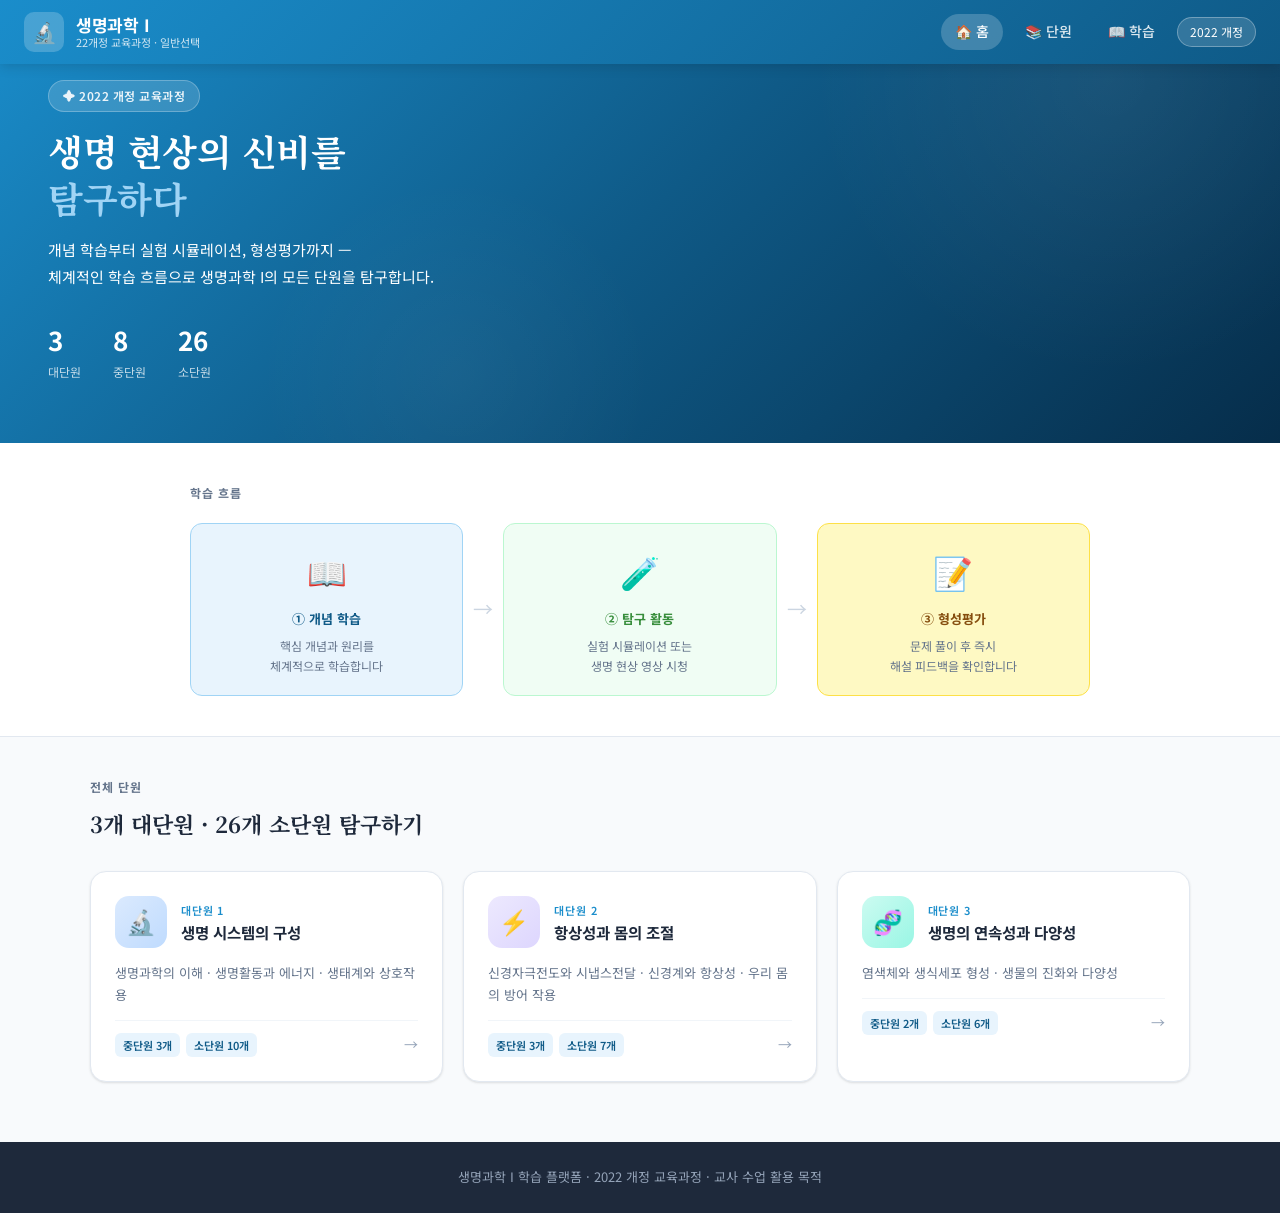
<file: index.html>
<!DOCTYPE html>
<html lang="ko">
<head>
  <meta charset="UTF-8" />
  <meta name="viewport" content="width=device-width, initial-scale=1.0" />
  <title>생명과학 I – 22개정 학습 플랫폼</title>
  <link rel="stylesheet" href="assets/css/style.css" />
  <link rel="icon" href="favicon.png" type="image/png" />
</head>
<body>

<!-- ====== 헤더 ====== -->
<header class="site-header">
  <div class="header-inner">
    <a href="index.html" class="header-logo">
      <div class="logo-icon">🔬</div>
      <div class="logo-text">
        <span class="logo-title">생명과학 I</span>
        <span class="logo-sub">22개정 교육과정 · 일반선택</span>
      </div>
    </a>

    <nav class="header-nav">
      <a href="index.html" class="active">🏠 홈</a>
      <a href="pages/units.html">📚 단원</a>
      <a href="pages/lesson.html?lesson=1-1&tab=concept">📖 학습</a>
      <span class="header-badge">2022 개정</span>
    </nav>

    <!-- 모바일 햄버거 -->
    <button id="menu-toggle" class="btn btn-ghost" style="display:none;">☰</button>
  </div>
</header>

<!-- ====== 메인 ====== -->
<main>

  <!-- 히어로 섹션 -->
  <section class="hero-section">
    <div class="hero-content">
      <span class="hero-badge">✦ 2022 개정 교육과정</span>
      <h1 class="hero-title fade-in-up">
        생명 현상의 신비를<br>
        <span>탐구하다</span>
      </h1>
      <p class="hero-desc fade-in-up delay-1">
        개념 학습부터 실험 시뮬레이션, 형성평가까지 —<br>
        체계적인 학습 흐름으로 생명과학 I의 모든 단원을 탐구합니다.
      </p>
      <div class="hero-stats fade-in-up delay-2">
        <div class="hero-stat">
          <span class="stat-num">3</span>
          <span class="stat-label">대단원</span>
        </div>
        <div class="hero-stat">
          <span class="stat-num">8</span>
          <span class="stat-label">중단원</span>
        </div>
        <div class="hero-stat">
          <span class="stat-num">26</span>
          <span class="stat-label">소단원</span>
        </div>
      </div>
    </div>
  </section>

  <!-- 학습 흐름 안내 -->
  <section style="background:#fff; padding:40px 48px; border-bottom:1px solid var(--gray-200);">
    <div style="max-width:900px; margin:0 auto;">
      <p class="text-gray" style="font-size:12px; font-weight:700; letter-spacing:1px; text-transform:uppercase; margin-bottom:20px;">학습 흐름</p>
      <div style="display:flex; align-items:center; gap:0; flex-wrap:wrap;">

        <div class="flow-step fade-in-up delay-1" style="flex:1; min-width:180px; text-align:center; padding:20px 16px; background:var(--primary-50); border-radius:var(--border-radius); border:1.5px solid var(--primary-200);">
          <div style="font-size:32px; margin-bottom:10px;">📖</div>
          <div style="font-size:13px; font-weight:700; color:var(--primary-700); margin-bottom:6px;">① 개념 학습</div>
          <div style="font-size:12px; color:var(--gray-500); line-height:1.6;">핵심 개념과 원리를<br>체계적으로 학습합니다</div>
        </div>

        <div style="font-size:20px; color:var(--gray-300); padding:0 10px; flex-shrink:0;">→</div>

        <div class="flow-step fade-in-up delay-2" style="flex:1; min-width:180px; text-align:center; padding:20px 16px; background:#f0fdf4; border-radius:var(--border-radius); border:1.5px solid #bbf7d0;">
          <div style="font-size:32px; margin-bottom:10px;">🧪</div>
          <div style="font-size:13px; font-weight:700; color:var(--green-700); margin-bottom:6px;">② 탐구 활동</div>
          <div style="font-size:12px; color:var(--gray-500); line-height:1.6;">실험 시뮬레이션 또는<br>생명 현상 영상 시청</div>
        </div>

        <div style="font-size:20px; color:var(--gray-300); padding:0 10px; flex-shrink:0;">→</div>

        <div class="flow-step fade-in-up delay-3" style="flex:1; min-width:180px; text-align:center; padding:20px 16px; background:#fef9c3; border-radius:var(--border-radius); border:1.5px solid #fde047;">
          <div style="font-size:32px; margin-bottom:10px;">📝</div>
          <div style="font-size:13px; font-weight:700; color:#854d0e; margin-bottom:6px;">③ 형성평가</div>
          <div style="font-size:12px; color:var(--gray-500); line-height:1.6;">문제 풀이 후 즉시<br>해설 피드백을 확인합니다</div>
        </div>

      </div>
    </div>
  </section>

  <!-- 단원 카드 그리드 -->
  <section style="padding:40px 48px 60px;">
    <div style="max-width:1100px; margin:0 auto;">
      <p class="text-gray" style="font-size:12px; font-weight:700; letter-spacing:1px; text-transform:uppercase; margin-bottom:8px;">전체 단원</p>
      <h2 style="font-family:var(--font-serif); font-size:22px; font-weight:700; color:var(--gray-800); margin-bottom:28px;">
        3개 대단원 · 26개 소단원 탐구하기
      </h2>

      <div class="units-grid" style="padding:0;">

        <!-- 대단원 1 -->
        <a href="pages/units.html#unit-1" class="unit-card fade-in-up delay-1">
          <div class="unit-card-header">
            <div class="unit-card-icon blue">🔬</div>
            <div class="unit-card-meta">
              <div class="unit-card-num">대단원 1</div>
              <div class="unit-card-title">생명 시스템의 구성</div>
            </div>
          </div>
          <p class="unit-card-desc">생명과학의 이해 · 생명활동과 에너지 · 생태계와 상호작용</p>
          <div class="unit-card-footer">
            <div class="unit-card-tags">
              <span class="tag">중단원 3개</span>
              <span class="tag">소단원 10개</span>
            </div>
            <span class="unit-card-arrow">→</span>
          </div>
        </a>

        <!-- 대단원 2 -->
        <a href="pages/units.html#unit-2" class="unit-card fade-in-up delay-2">
          <div class="unit-card-header">
            <div class="unit-card-icon purple">⚡</div>
            <div class="unit-card-meta">
              <div class="unit-card-num">대단원 2</div>
              <div class="unit-card-title">항상성과 몸의 조절</div>
            </div>
          </div>
          <p class="unit-card-desc">신경자극전도와 시냅스전달 · 신경계와 항상성 · 우리 몸의 방어 작용</p>
          <div class="unit-card-footer">
            <div class="unit-card-tags">
              <span class="tag">중단원 3개</span>
              <span class="tag">소단원 7개</span>
            </div>
            <span class="unit-card-arrow">→</span>
          </div>
        </a>

        <!-- 대단원 3 -->
        <a href="pages/units.html#unit-3" class="unit-card fade-in-up delay-3">
          <div class="unit-card-header">
            <div class="unit-card-icon teal">🧬</div>
            <div class="unit-card-meta">
              <div class="unit-card-num">대단원 3</div>
              <div class="unit-card-title">생명의 연속성과 다양성</div>
            </div>
          </div>
          <p class="unit-card-desc">염색체와 생식세포 형성 · 생물의 진화와 다양성</p>
          <div class="unit-card-footer">
            <div class="unit-card-tags">
              <span class="tag">중단원 2개</span>
              <span class="tag">소단원 6개</span>
            </div>
            <span class="unit-card-arrow">→</span>
          </div>
        </a>

      </div>
    </div>
  </section>

</main>

<!-- 푸터 -->
<footer style="background:var(--gray-800); color:var(--gray-400); text-align:center; padding:24px; font-size:13px;">
  <p>생명과학 I 학습 플랫폼 · 2022 개정 교육과정 · 교사 수업 활용 목적</p>
</footer>

<script src="assets/js/main.js"></script>
</body>
</html>
</file>
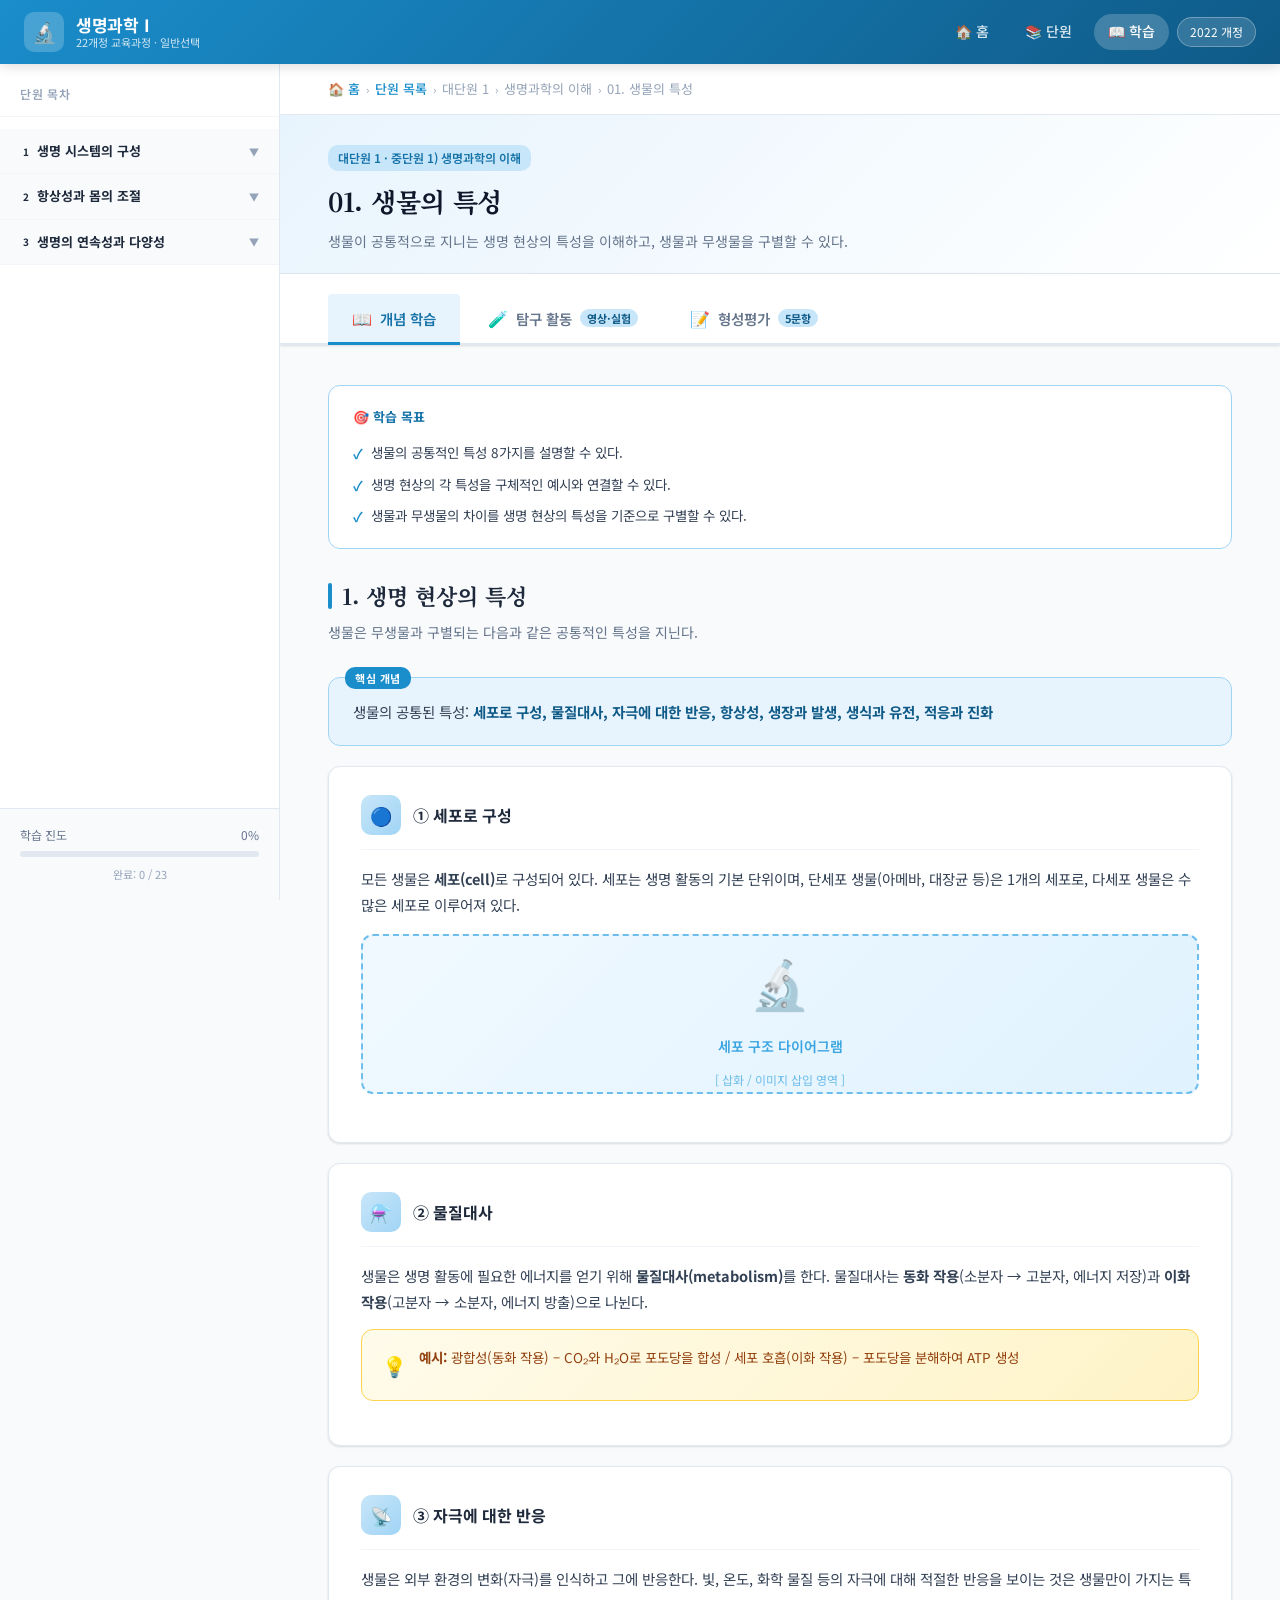
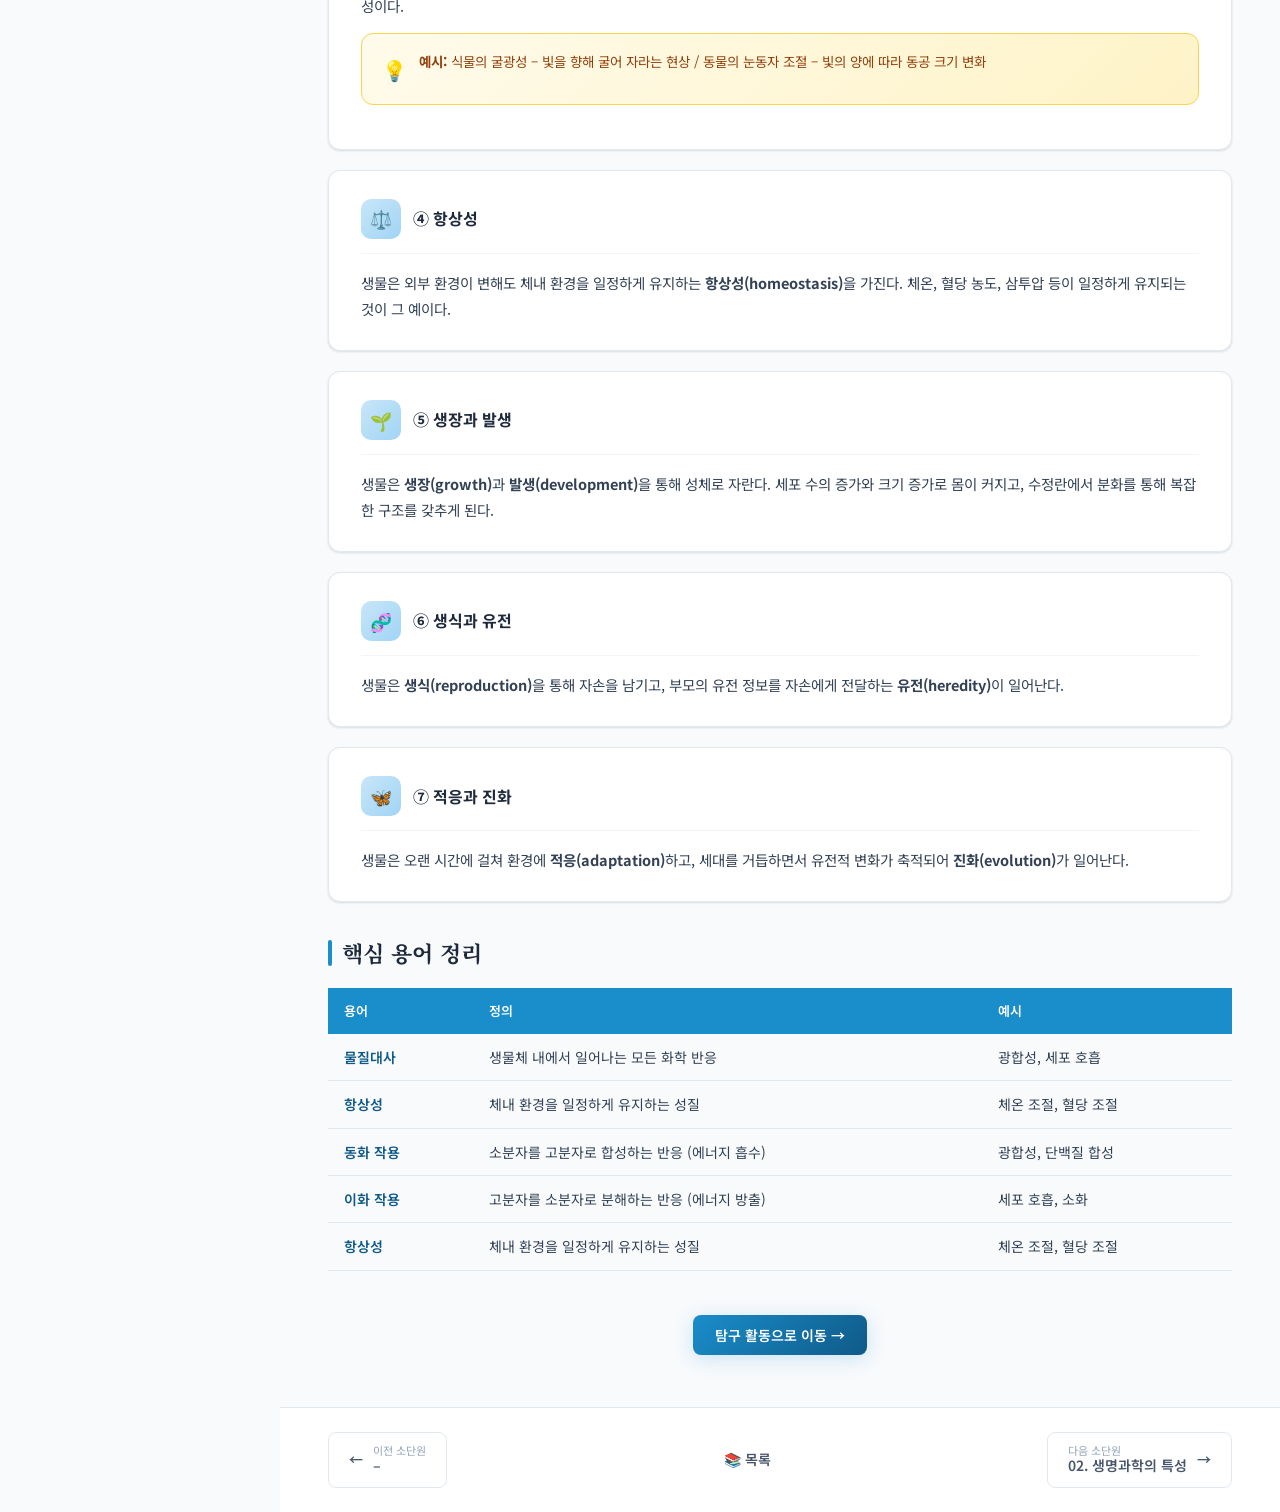
<file: pages/lesson.html>
<!DOCTYPE html>
<html lang="ko">
<head>
  <meta charset="UTF-8" />
  <meta name="viewport" content="width=device-width, initial-scale=1.0" />
  <title>단원 학습 – 생명과학 I</title>
  <link rel="stylesheet" href="../assets/css/style.css" />
  <style>
    /* ---- lesson.html 추가 스타일 ---- */

    /* 탭 콘텐츠 영역 기본 숨김 */
    .tab-content { display: none; }

    /* 개념 다이어그램 영역 */
    .diagram-placeholder {
      background: linear-gradient(135deg, #f0f9ff, #e0f2fe);
      border: 2px dashed var(--primary-300);
      border-radius: var(--border-radius);
      min-height: 260px;
      display: flex;
      flex-direction: column;
      align-items: center;
      justify-content: center;
      gap: 10px;
      color: var(--primary-400);
      margin: 20px 0;
    }

    .diagram-placeholder .diagram-icon { font-size: 48px; opacity: 0.6; }
    .diagram-placeholder p { font-size: 14px; font-weight: 600; }
    .diagram-placeholder span { font-size: 12px; opacity: 0.7; }

    /* 탐구 활동 아이콘 */
    .activity-type-badge {
      display: inline-flex;
      align-items: center;
      gap: 6px;
      padding: 5px 14px;
      border-radius: 20px;
      font-size: 12px;
      font-weight: 700;
      margin-right: 8px;
    }

    .badge-simulation {
      background: rgba(34,197,94,0.12);
      color: var(--green-700);
      border: 1px solid var(--green-300);
    }

    .badge-video {
      background: rgba(26,141,203,0.10);
      color: var(--primary-700);
      border: 1px solid var(--primary-300);
    }

    /* 실험 단계 카드 */
    .experiment-steps {
      display: flex;
      flex-direction: column;
      gap: 14px;
      margin: 20px 0;
    }

    .exp-step {
      display: flex;
      gap: 16px;
      align-items: flex-start;
    }

    .exp-step-num {
      width: 32px;
      height: 32px;
      background: var(--primary-500);
      color: #fff;
      border-radius: 50%;
      display: flex;
      align-items: center;
      justify-content: center;
      font-size: 13px;
      font-weight: 700;
      flex-shrink: 0;
      margin-top: 2px;
    }

    .exp-step-content {
      flex: 1;
      background: var(--gray-50);
      border: 1px solid var(--gray-200);
      border-radius: var(--border-radius-sm);
      padding: 14px 18px;
    }

    .exp-step-content h4 {
      font-size: 14px;
      font-weight: 700;
      color: var(--gray-800);
      margin-bottom: 4px;
    }

    .exp-step-content p {
      font-size: 13.5px;
      color: var(--gray-600);
      line-height: 1.7;
    }

    /* 이전 / 다음 내비게이션 */
    .lesson-nav {
      display: flex;
      justify-content: space-between;
      align-items: center;
      padding: 24px 48px;
      background: #fff;
      border-top: 1px solid var(--gray-200);
    }

    .lesson-nav-btn {
      display: flex;
      align-items: center;
      gap: 10px;
      padding: 12px 20px;
      border-radius: var(--border-radius-sm);
      border: 1.5px solid var(--gray-200);
      background: #fff;
      font-size: 14px;
      font-weight: 600;
      color: var(--gray-600);
      cursor: pointer;
      transition: var(--transition);
      text-decoration: none;
    }

    .lesson-nav-btn:hover {
      border-color: var(--primary-300);
      color: var(--primary-600);
      background: var(--primary-50);
    }

    .lesson-nav-btn .nav-sub {
      font-size: 11px;
      font-weight: 400;
      color: var(--gray-400);
      display: block;
      line-height: 1;
    }

    .lesson-nav-btn .nav-main {
      display: block;
      line-height: 1.4;
    }

    /* 완료 버튼 */
    .complete-btn-wrap {
      text-align: center;
      padding: 12px 0;
    }
  </style>
</head>
<body>

<!-- ====== 헤더 ====== -->
<header class="site-header">
  <div class="header-inner">
    <a href="../index.html" class="header-logo">
      <div class="logo-icon">🔬</div>
      <div class="logo-text">
        <span class="logo-title">생명과학 I</span>
        <span class="logo-sub">22개정 교육과정 · 일반선택</span>
      </div>
    </a>
    <nav class="header-nav">
      <a href="../index.html">🏠 홈</a>
      <a href="units.html">📚 단원</a>
      <a href="#" class="active">📖 학습</a>
      <span class="header-badge">2022 개정</span>
    </nav>
    <button id="menu-toggle" class="btn btn-ghost" style="display:none;">☰</button>
  </div>
</header>

<!-- ====== 레이아웃 ====== -->
<div class="content-area">

  <!-- 사이드바 -->
  <aside class="sidebar">
    <div class="sidebar-header">
      <h3>단원 목차</h3>
    </div>
    <nav class="unit-nav" id="sidebar-nav">
      <!-- JS로 렌더링 -->
    </nav>
    <div class="sidebar-footer">
      <div class="progress-summary">
        <div class="progress-label">
          <span>학습 진도</span>
          <span class="progress-percent">0%</span>
        </div>
        <div class="progress-bar-wrap">
          <div class="progress-bar-fill" style="width:0%"></div>
        </div>
      </div>
      <p style="font-size:11px; color:var(--gray-400); text-align:center;">
        완료: <span class="progress-completed">0 / 0</span>
      </p>
    </div>
  </aside>

  <!-- 메인 콘텐츠 -->
  <main class="main-content">

    <!-- 빵부스러기 -->
    <nav class="breadcrumb">
      <a href="../index.html">🏠 홈</a>
      <span class="sep">›</span>
      <a href="units.html">단원 목록</a>
      <span class="sep">›</span>
      <span id="bc-major">대단원 1</span>
      <span class="sep">›</span>
      <span id="bc-chapter">생명과학의 이해</span>
      <span class="sep">›</span>
      <span id="bc-lesson">01. 생물의 특성</span>
    </nav>

    <!-- 페이지 헤더 -->
    <div class="lesson-page-header">
      <span class="unit-tag" id="page-unit-tag">대단원 1 · 중단원 1) 생명과학의 이해</span>
      <h1 id="page-lesson-title">01. 생물의 특성</h1>
      <p id="page-lesson-desc" class="text-gray">생물이 공통적으로 지니는 생명 현상의 특성을 이해하고, 생물과 무생물을 구별할 수 있다.</p>
    </div>

    <!-- 탭 버튼 -->
    <div class="lesson-tabs">
      <button class="tab-btn" data-tab="concept">
        <span class="tab-icon">📖</span> 개념 학습
      </button>
      <button class="tab-btn" data-tab="activity">
        <span class="tab-icon">🧪</span> 탐구 활동
        <span class="tab-badge">영상·실험</span>
      </button>
      <button class="tab-btn" data-tab="quiz">
        <span class="tab-icon">📝</span> 형성평가
        <span class="tab-badge" id="quiz-count-badge">5문항</span>
      </button>
    </div>

    <!-- ============================================================
         탭 ① 개념 학습
         ============================================================ -->
    <div id="tab-concept" class="tab-content concept-section">

      <!-- 학습 목표 -->
      <div class="learning-goals">
        <div class="learning-goals-title">🎯 학습 목표</div>
        <ul>
          <li>생물의 공통적인 특성 8가지를 설명할 수 있다.</li>
          <li>생명 현상의 각 특성을 구체적인 예시와 연결할 수 있다.</li>
          <li>생물과 무생물의 차이를 생명 현상의 특성을 기준으로 구별할 수 있다.</li>
        </ul>
      </div>

      <!-- 개념 카드 1 -->
      <div class="section-title">
        <span class="title-accent"></span>
        1. 생명 현상의 특성
      </div>
      <p class="section-subtitle">생물은 무생물과 구별되는 다음과 같은 공통적인 특성을 지닌다.</p>

      <!-- 핵심 개념 박스 -->
      <div class="key-concept-box">
        <p style="font-size:14.5px; line-height:1.9; color:var(--gray-700);">
          생물의 공통된 특성: <strong style="color:var(--primary-700);">세포로 구성, 물질대사, 자극에 대한 반응, 항상성, 생장과 발생, 생식과 유전, 적응과 진화</strong>
        </p>
      </div>

      <!-- 개념 카드들 -->
      <div class="concept-card">
        <div class="concept-card-header">
          <div class="concept-card-icon">🔵</div>
          <div class="concept-card-title">① 세포로 구성</div>
        </div>
        <div class="concept-card-body">
          모든 생물은 <strong>세포(cell)</strong>로 구성되어 있다. 세포는 생명 활동의 기본 단위이며,
          단세포 생물(아메바, 대장균 등)은 1개의 세포로, 다세포 생물은 수많은 세포로 이루어져 있다.
          <div class="diagram-placeholder" style="min-height:160px; margin-top:16px;">
            <span class="diagram-icon">🔬</span>
            <p>세포 구조 다이어그램</p>
            <span>[ 삽화 / 이미지 삽입 영역 ]</span>
          </div>
        </div>
      </div>

      <div class="concept-card">
        <div class="concept-card-header">
          <div class="concept-card-icon">⚗️</div>
          <div class="concept-card-title">② 물질대사</div>
        </div>
        <div class="concept-card-body">
          생물은 생명 활동에 필요한 에너지를 얻기 위해 <strong>물질대사(metabolism)</strong>를 한다.
          물질대사는 <strong>동화 작용</strong>(소분자 → 고분자, 에너지 저장)과
          <strong>이화 작용</strong>(고분자 → 소분자, 에너지 방출)으로 나뉜다.
          <div class="tip-box" style="margin-top:14px;">
            <span class="tip-icon">💡</span>
            <p><strong>예시:</strong> 광합성(동화 작용) – CO₂와 H₂O로 포도당을 합성 /
               세포 호흡(이화 작용) – 포도당을 분해하여 ATP 생성</p>
          </div>
        </div>
      </div>

      <div class="concept-card">
        <div class="concept-card-header">
          <div class="concept-card-icon">📡</div>
          <div class="concept-card-title">③ 자극에 대한 반응</div>
        </div>
        <div class="concept-card-body">
          생물은 외부 환경의 변화(자극)를 인식하고 그에 반응한다.
          빛, 온도, 화학 물질 등의 자극에 대해 적절한 반응을 보이는 것은
          생물만이 가지는 특성이다.
          <div class="tip-box" style="margin-top:14px;">
            <span class="tip-icon">💡</span>
            <p><strong>예시:</strong> 식물의 굴광성 – 빛을 향해 굴어 자라는 현상 /
               동물의 눈동자 조절 – 빛의 양에 따라 동공 크기 변화</p>
          </div>
        </div>
      </div>

      <div class="concept-card">
        <div class="concept-card-header">
          <div class="concept-card-icon">⚖️</div>
          <div class="concept-card-title">④ 항상성</div>
        </div>
        <div class="concept-card-body">
          생물은 외부 환경이 변해도 체내 환경을 일정하게 유지하는
          <strong>항상성(homeostasis)</strong>을 가진다.
          체온, 혈당 농도, 삼투압 등이 일정하게 유지되는 것이 그 예이다.
        </div>
      </div>

      <div class="concept-card">
        <div class="concept-card-header">
          <div class="concept-card-icon">🌱</div>
          <div class="concept-card-title">⑤ 생장과 발생</div>
        </div>
        <div class="concept-card-body">
          생물은 <strong>생장(growth)</strong>과 <strong>발생(development)</strong>을 통해
          성체로 자란다. 세포 수의 증가와 크기 증가로 몸이 커지고,
          수정란에서 분화를 통해 복잡한 구조를 갖추게 된다.
        </div>
      </div>

      <div class="concept-card">
        <div class="concept-card-header">
          <div class="concept-card-icon">🧬</div>
          <div class="concept-card-title">⑥ 생식과 유전</div>
        </div>
        <div class="concept-card-body">
          생물은 <strong>생식(reproduction)</strong>을 통해 자손을 남기고,
          부모의 유전 정보를 자손에게 전달하는 <strong>유전(heredity)</strong>이 일어난다.
        </div>
      </div>

      <div class="concept-card">
        <div class="concept-card-header">
          <div class="concept-card-icon">🦋</div>
          <div class="concept-card-title">⑦ 적응과 진화</div>
        </div>
        <div class="concept-card-body">
          생물은 오랜 시간에 걸쳐 환경에 <strong>적응(adaptation)</strong>하고,
          세대를 거듭하면서 유전적 변화가 축적되어 <strong>진화(evolution)</strong>가 일어난다.
        </div>
      </div>

      <!-- 용어 정리 테이블 -->
      <div style="margin-top:32px;">
        <div class="section-title">
          <span class="title-accent"></span>
          핵심 용어 정리
        </div>
        <table class="term-table" style="margin-top:16px;">
          <thead>
            <tr>
              <th>용어</th>
              <th>정의</th>
              <th>예시</th>
            </tr>
          </thead>
          <tbody>
            <tr>
              <td>물질대사</td>
              <td>생물체 내에서 일어나는 모든 화학 반응</td>
              <td>광합성, 세포 호흡</td>
            </tr>
            <tr>
              <td>항상성</td>
              <td>체내 환경을 일정하게 유지하는 성질</td>
              <td>체온 조절, 혈당 조절</td>
            </tr>
            <tr>
              <td>동화 작용</td>
              <td>소분자를 고분자로 합성하는 반응 (에너지 흡수)</td>
              <td>광합성, 단백질 합성</td>
            </tr>
            <tr>
              <td>이화 작용</td>
              <td>고분자를 소분자로 분해하는 반응 (에너지 방출)</td>
              <td>세포 호흡, 소화</td>
            </tr>
            <tr>
              <td>항상성</td>
              <td>체내 환경을 일정하게 유지하는 성질</td>
              <td>체온 조절, 혈당 조절</td>
            </tr>
          </tbody>
        </table>
      </div>

      <!-- 개념 학습 완료 버튼 -->
      <div class="complete-btn-wrap" style="margin-top:32px;">
        <button class="btn btn-primary" onclick="Tabs.show('activity')">
          탐구 활동으로 이동 →
        </button>
      </div>

    </div>
    <!-- // tab-concept -->

    <!-- ============================================================
         탭 ② 탐구 활동 (영상 / 실험 시뮬레이션)
         ============================================================ -->
    <div id="tab-activity" class="tab-content simulation-section">

      <!-- 활동 선택 배지 -->
      <div style="margin-bottom:24px; display:flex; align-items:center; gap:10px; flex-wrap:wrap;">
        <span class="activity-type-badge badge-video">📹 생명 현상 영상</span>
        <span style="font-size:13px; color:var(--gray-500);">이번 소단원의 탐구 활동입니다.</span>
      </div>

      <!-- 영상 카드 1 -->
      <div class="simulation-card">
        <div class="simulation-header">
          <h3>📹 생명 현상의 특성 – 관찰 영상</h3>
          <p>아메바의 운동, 식물의 굴광성, 항온 동물의 체온 조절 과정을 관찰한다.</p>
        </div>
        <div class="simulation-body">
          <!-- 영상 플레이스홀더 -->
          <div class="video-placeholder">
            <div class="play-btn">▶</div>
            <p class="video-label">생명 현상 관찰 영상</p>
            <span class="video-sub">[ 영상 파일 또는 YouTube 임베드 삽입 영역 ]</span>
          </div>

          <!-- 관찰 포인트 -->
          <div style="margin-top:20px; background:var(--gray-50); border-radius:var(--border-radius); padding:20px; border:1px solid var(--gray-200);">
            <div class="sim-interact-title">👁 관찰 포인트</div>
            <ul style="display:flex; flex-direction:column; gap:10px; padding-left:4px;">
              <li style="display:flex; gap:10px; font-size:14px; color:var(--gray-700);">
                <span style="color:var(--primary-500); font-weight:700;">①</span>
                영상에서 생명 현상의 특성이 나타나는 장면을 찾아보자.
              </li>
              <li style="display:flex; gap:10px; font-size:14px; color:var(--gray-700);">
                <span style="color:var(--primary-500); font-weight:700;">②</span>
                아메바의 운동에서 어떤 생명 현상의 특성이 나타나는가?
              </li>
              <li style="display:flex; gap:10px; font-size:14px; color:var(--gray-700);">
                <span style="color:var(--primary-500); font-weight:700;">③</span>
                식물이 빛을 향해 자라는 것은 어떤 특성과 관련이 있는가?
              </li>
            </ul>
          </div>
        </div>
      </div>

      <!-- 영상 카드 2 (생명과학 탐구 과정) -->
      <div class="simulation-card">
        <div class="simulation-header">
          <h3>🔬 생명 과학의 탐구 방법 – 과정 영상</h3>
          <p>귀납적 탐구 방법과 연역적 탐구 방법의 과정을 비교한다.</p>
        </div>
        <div class="simulation-body">
          <div class="video-placeholder">
            <div class="play-btn">▶</div>
            <p class="video-label">탐구 방법 비교 영상</p>
            <span class="video-sub">[ 영상 파일 또는 YouTube 임베드 삽입 영역 ]</span>
          </div>

          <!-- 탐구 단계 카드 -->
          <div style="margin-top:20px;">
            <div class="sim-interact-title">🔁 연역적 탐구 방법 단계</div>
            <div class="experiment-steps">
              <div class="exp-step">
                <div class="exp-step-num">1</div>
                <div class="exp-step-content">
                  <h4>문제 인식</h4>
                  <p>관찰이나 경험을 통해 탐구할 문제를 인식하고 설정한다.</p>
                </div>
              </div>
              <div class="exp-step">
                <div class="exp-step-num">2</div>
                <div class="exp-step-content">
                  <h4>가설 설정</h4>
                  <p>문제의 원인이나 결과에 대한 잠정적인 답(가설)을 설정한다.</p>
                </div>
              </div>
              <div class="exp-step">
                <div class="exp-step-num">3</div>
                <div class="exp-step-content">
                  <h4>탐구 설계 및 수행</h4>
                  <p>가설을 검증하기 위한 실험을 설계하고 대조 실험을 수행한다.</p>
                </div>
              </div>
              <div class="exp-step">
                <div class="exp-step-num">4</div>
                <div class="exp-step-content">
                  <h4>결과 분석 및 결론 도출</h4>
                  <p>실험 결과를 분석하고 가설의 채택 여부를 결정한다.</p>
                </div>
              </div>
            </div>
          </div>

        </div>
      </div>

      <!-- 탐구 활동 완료 버튼 -->
      <div class="complete-btn-wrap" style="margin-top:8px;">
        <button class="btn btn-primary" onclick="Tabs.show('quiz')">
          형성평가 시작하기 →
        </button>
      </div>

    </div>
    <!-- // tab-activity -->

    <!-- ============================================================
         탭 ③ 형성평가
         ============================================================ -->
    <div id="tab-quiz" class="tab-content quiz-section">

      <!-- 형성평가 헤더 -->
      <div class="quiz-header">
        <h2>📝 형성평가</h2>
        <p>단원 I – 1. 생명 현상의 특성</p>
        <div class="quiz-meta">
          <span class="quiz-meta-item">🕐 제한 없음</span>
          <span class="quiz-meta-item">📋 5문항</span>
          <span class="quiz-meta-item">✅ 즉시 피드백</span>
        </div>
      </div>

      <!-- 문제 1 -->
      <div class="question-card" data-qid="q1" data-answer="c">
        <div class="question-number">1</div>
        <div class="question-text">
          다음 중 생물의 특성 중 <strong>'물질대사'</strong>에 해당하는 예시로 가장 적절한 것은?
        </div>
        <ul class="choices-list">
          <li class="choice-item" data-choice="a" data-choice-num="①">
            <span class="choice-num">①</span>
            식물이 빛을 향해 굽어 자란다.
          </li>
          <li class="choice-item" data-choice="b" data-choice-num="②">
            <span class="choice-num">②</span>
            인체는 외부 온도가 낮아져도 체온을 36.5°C로 유지한다.
          </li>
          <li class="choice-item" data-choice="c" data-choice-num="③">
            <span class="choice-num">③</span>
            세포 내에서 포도당이 분해되어 ATP와 CO₂, H₂O가 생성된다.
          </li>
          <li class="choice-item" data-choice="d" data-choice-num="④">
            <span class="choice-num">④</span>
            개구리는 성체가 되는 과정에서 올챙이 단계를 거친다.
          </li>
          <li class="choice-item" data-choice="e" data-choice-num="⑤">
            <span class="choice-num">⑤</span>
            부모의 형질이 자손에게 전달된다.
          </li>
        </ul>
        <!-- 해설 피드백 -->
        <div class="feedback-box">
          <div class="feedback-header">
            <span class="feedback-icon"></span>
            <span class="feedback-title"></span>
          </div>
          <div class="feedback-body">
            <strong>정답: ③</strong><br>
            <strong>물질대사</strong>는 생물체 내에서 일어나는 화학 반응으로, 에너지를 방출하거나 저장하는 과정입니다.
            ③번 '포도당 분해(세포 호흡)'는 <strong>이화 작용</strong>(에너지 방출)의 대표적인 예입니다.<br><br>
            • ①은 <strong>자극에 대한 반응(굴광성)</strong><br>
            • ②는 <strong>항상성</strong>(체온 유지)<br>
            • ④는 <strong>생장과 발생</strong><br>
            • ⑤는 <strong>생식과 유전</strong>
          </div>
        </div>
      </div>

      <!-- 문제 2 -->
      <div class="question-card" data-qid="q2" data-answer="b">
        <div class="question-number">2</div>
        <div class="question-text">
          다음 설명 중 생물의 특성 <strong>'항상성'</strong>에 대한 설명으로 옳은 것은?
        </div>
        <ul class="choices-list">
          <li class="choice-item" data-choice="a" data-choice-num="①">
            <span class="choice-num">①</span>
            생물은 세포 분열을 통해 크기가 커지고 기능이 분화된다.
          </li>
          <li class="choice-item" data-choice="b" data-choice-num="②">
            <span class="choice-num">②</span>
            외부 환경이 변해도 체내 환경(체온, 혈당 등)을 일정하게 유지한다.
          </li>
          <li class="choice-item" data-choice="c" data-choice-num="③">
            <span class="choice-num">③</span>
            생물은 오랜 시간 동안 환경에 적응하며 유전적으로 변화한다.
          </li>
          <li class="choice-item" data-choice="d" data-choice-num="④">
            <span class="choice-num">④</span>
            생물체 내에서 일어나는 모든 화학 반응의 총칭이다.
          </li>
          <li class="choice-item" data-choice="e" data-choice-num="⑤">
            <span class="choice-num">⑤</span>
            부모의 특성이 자손에게 전해지는 현상이다.
          </li>
        </ul>
        <div class="feedback-box">
          <div class="feedback-header">
            <span class="feedback-icon"></span>
            <span class="feedback-title"></span>
          </div>
          <div class="feedback-body">
            <strong>정답: ②</strong><br>
            <strong>항상성</strong>은 생물이 외부 환경의 변화에도 체내 환경을 일정하게 유지하는 성질입니다.
            혈당 조절, 체온 유지, 삼투압 조절 등이 대표적인 예입니다.<br><br>
            • ①은 <strong>생장과 발생</strong> / ③은 <strong>적응과 진화</strong> / ④는 <strong>물질대사</strong> / ⑤는 <strong>유전</strong>
          </div>
        </div>
      </div>

      <!-- 문제 3 -->
      <div class="question-card" data-qid="q3" data-answer="a">
        <div class="question-number">3</div>
        <div class="question-text">
          다음 중 <strong>동화 작용</strong>의 예시로 가장 적절한 것은?
        </div>
        <ul class="choices-list">
          <li class="choice-item" data-choice="a" data-choice-num="①">
            <span class="choice-num">①</span>
            식물이 빛에너지를 이용하여 CO₂와 H₂O에서 포도당을 합성한다.
          </li>
          <li class="choice-item" data-choice="b" data-choice-num="②">
            <span class="choice-num">②</span>
            세포가 포도당을 분해하여 ATP를 생성한다.
          </li>
          <li class="choice-item" data-choice="c" data-choice-num="③">
            <span class="choice-num">③</span>
            아밀레이스가 녹말을 엿당으로 분해한다.
          </li>
          <li class="choice-item" data-choice="d" data-choice-num="④">
            <span class="choice-num">④</span>
            소화 효소에 의해 단백질이 아미노산으로 분해된다.
          </li>
          <li class="choice-item" data-choice="e" data-choice-num="⑤">
            <span class="choice-num">⑤</span>
            지방이 글리세롤과 지방산으로 분해된다.
          </li>
        </ul>
        <div class="feedback-box">
          <div class="feedback-header">
            <span class="feedback-icon"></span>
            <span class="feedback-title"></span>
          </div>
          <div class="feedback-body">
            <strong>정답: ①</strong><br>
            <strong>동화 작용</strong>은 작은 분자를 큰 분자로 합성하는 반응으로 에너지를 흡수합니다.
            <strong>광합성</strong>(CO₂ + H₂O → 포도당)이 대표적입니다.<br><br>
            ②③④⑤는 모두 큰 분자를 작은 분자로 분해하는 <strong>이화 작용</strong>의 예입니다.
          </div>
        </div>
      </div>

      <!-- 문제 4 -->
      <div class="question-card" data-qid="q4" data-answer="d">
        <div class="question-number">4</div>
        <div class="question-text">
          연역적 탐구 방법의 단계를 순서대로 바르게 나열한 것은?
        </div>
        <ul class="choices-list">
          <li class="choice-item" data-choice="a" data-choice-num="①">
            <span class="choice-num">①</span>
            가설 설정 → 문제 인식 → 탐구 설계 → 결과 분석 → 결론 도출
          </li>
          <li class="choice-item" data-choice="b" data-choice-num="②">
            <span class="choice-num">②</span>
            결과 분석 → 문제 인식 → 가설 설정 → 탐구 수행 → 결론 도출
          </li>
          <li class="choice-item" data-choice="c" data-choice-num="③">
            <span class="choice-num">③</span>
            탐구 설계 → 가설 설정 → 문제 인식 → 결과 분석 → 결론 도출
          </li>
          <li class="choice-item" data-choice="d" data-choice-num="④">
            <span class="choice-num">④</span>
            문제 인식 → 가설 설정 → 탐구 설계 및 수행 → 결과 분석 → 결론 도출
          </li>
          <li class="choice-item" data-choice="e" data-choice-num="⑤">
            <span class="choice-num">⑤</span>
            문제 인식 → 탐구 수행 → 가설 설정 → 결과 분석 → 결론 도출
          </li>
        </ul>
        <div class="feedback-box">
          <div class="feedback-header">
            <span class="feedback-icon"></span>
            <span class="feedback-title"></span>
          </div>
          <div class="feedback-body">
            <strong>정답: ④</strong><br>
            연역적 탐구 방법의 순서:<br>
            <strong>문제 인식 → 가설 설정 → 탐구 설계 및 수행 → 결과 분석 → 결론 도출</strong><br><br>
            핵심은 <strong>가설을 먼저 설정</strong>하고 실험으로 검증하는 방식임을 기억하세요.
            귀납적 탐구 방법과 달리 가설 설정 단계가 포함되는 것이 특징입니다.
          </div>
        </div>
      </div>

      <!-- 문제 5 -->
      <div class="question-card" data-qid="q5" data-answer="e">
        <div class="question-number">5</div>
        <div class="question-text">
          다음 생물의 특성 중 <strong>바이러스</strong>가 <u>가지지 않는</u> 특성으로만 묶인 것은?
        </div>
        <ul class="choices-list">
          <li class="choice-item" data-choice="a" data-choice-num="①">
            <span class="choice-num">①</span>
            생식, 항상성
          </li>
          <li class="choice-item" data-choice="b" data-choice-num="②">
            <span class="choice-num">②</span>
            유전, 생장
          </li>
          <li class="choice-item" data-choice="c" data-choice-num="③">
            <span class="choice-num">③</span>
            적응, 진화
          </li>
          <li class="choice-item" data-choice="d" data-choice-num="④">
            <span class="choice-num">④</span>
            생식, 유전
          </li>
          <li class="choice-item" data-choice="e" data-choice-num="⑤">
            <span class="choice-num">⑤</span>
            세포 구조, 물질대사, 항상성
          </li>
        </ul>
        <div class="feedback-box">
          <div class="feedback-header">
            <span class="feedback-icon"></span>
            <span class="feedback-title"></span>
          </div>
          <div class="feedback-body">
            <strong>정답: ⑤</strong><br>
            바이러스는 <strong>세포 구조가 없으며</strong>(단백질 껍질 + 핵산),
            스스로 <strong>물질대사</strong>를 하지 못하고 살아있는 세포에 기생해야 활성화됩니다.
            또한 <strong>항상성</strong>도 나타나지 않습니다.<br><br>
            반면 바이러스는 숙주 세포 안에서 증식(생식)하고, 유전 물질(DNA 또는 RNA)을 통해 유전이 일어나며, 적응과 진화도 나타납니다.
          </div>
        </div>
      </div>

      <!-- 제출 & 재시도 버튼 -->
      <div class="btn-group" style="justify-content:center; margin:24px 0;">
        <button id="quiz-submit" class="btn btn-primary" style="font-size:16px; padding:14px 40px;">
          📋 답안 제출하기
        </button>
        <button id="quiz-retry" class="btn btn-secondary">
          🔄 다시 풀기
        </button>
      </div>

      <!-- 점수 패널 -->
      <div id="score-panel" class="score-panel">
        <div class="score-circle">
          <span class="score-num">0</span>
          <span class="score-total">/ 5</span>
        </div>
        <h3 id="score-title">결과 확인</h3>
        <p class="score-message">채점 중...</p>
        <p class="score-percent" style="color:var(--primary-600); font-weight:700; font-size:16px; margin-bottom:12px;"></p>
        <div class="score-breakdown">
          <div class="score-item correct-count">
            <span class="score-count">-</span>
            <span class="score-label">정답</span>
          </div>
          <div class="score-item wrong-count">
            <span class="score-count">-</span>
            <span class="score-label">오답</span>
          </div>
        </div>
        <div class="btn-group" style="justify-content:center;">
          <button class="btn btn-secondary" onclick="Quiz.reset()">🔄 다시 풀기</button>
          <a href="units.html" class="btn btn-ghost">📚 단원 목록으로</a>
        </div>
      </div>

    </div>
    <!-- // tab-quiz -->

    <!-- 하단 내비게이션 -->
    <div class="lesson-nav">
      <a href="#" class="lesson-nav-btn" id="prev-lesson">
        <span>←</span>
        <span>
          <span class="nav-sub">이전 소단원</span>
          <span class="nav-main" id="prev-title">–</span>
        </span>
      </a>
      <a href="units.html" class="btn btn-ghost">📚 목록</a>
      <a href="#" class="lesson-nav-btn" id="next-lesson">
        <span>
          <span class="nav-sub">다음 소단원</span>
          <span class="nav-main" id="next-title">–</span>
        </span>
        <span>→</span>
      </a>
    </div>

  </main>
</div>

<!-- 모바일 오버레이 -->
<div id="sidebar-overlay" style="display:none; position:fixed; inset:0; background:rgba(0,0,0,0.4); z-index:940;"></div>

<script src="../assets/js/main.js"></script>
<script>
  // 피드백 박스 정답/오답 아이콘·텍스트 자동 처리
  document.addEventListener('DOMContentLoaded', () => {
    document.querySelectorAll('.feedback-box').forEach(box => {
      const header = box.querySelector('.feedback-header');
      const icon   = box.querySelector('.feedback-icon');
      const title  = box.querySelector('.feedback-title');

      // MutationObserver 로 visible 클래스 감지 후 업데이트
      const obs = new MutationObserver(() => {
        if (box.classList.contains('correct-feedback')) {
          icon.textContent  = '✅';
          title.textContent = '정답입니다!';
        } else if (box.classList.contains('wrong-feedback')) {
          icon.textContent  = '❌';
          title.textContent = '오답입니다. 해설을 확인하세요.';
        }
      });
      obs.observe(box, { attributes: true, attributeFilter: ['class'] });
    });

    // 이전/다음 단원 링크 설정 (예시)
    const lessonId = getQueryParam('lesson') || '1-1';
    document.getElementById('prev-title').textContent = '–';
    document.getElementById('next-title').textContent = '02. 생명과학의 특성';
    document.getElementById('next-lesson').href = `lesson.html?lesson=1-1-02&tab=concept`;
  });
</script>
</body>
</html>
</file>
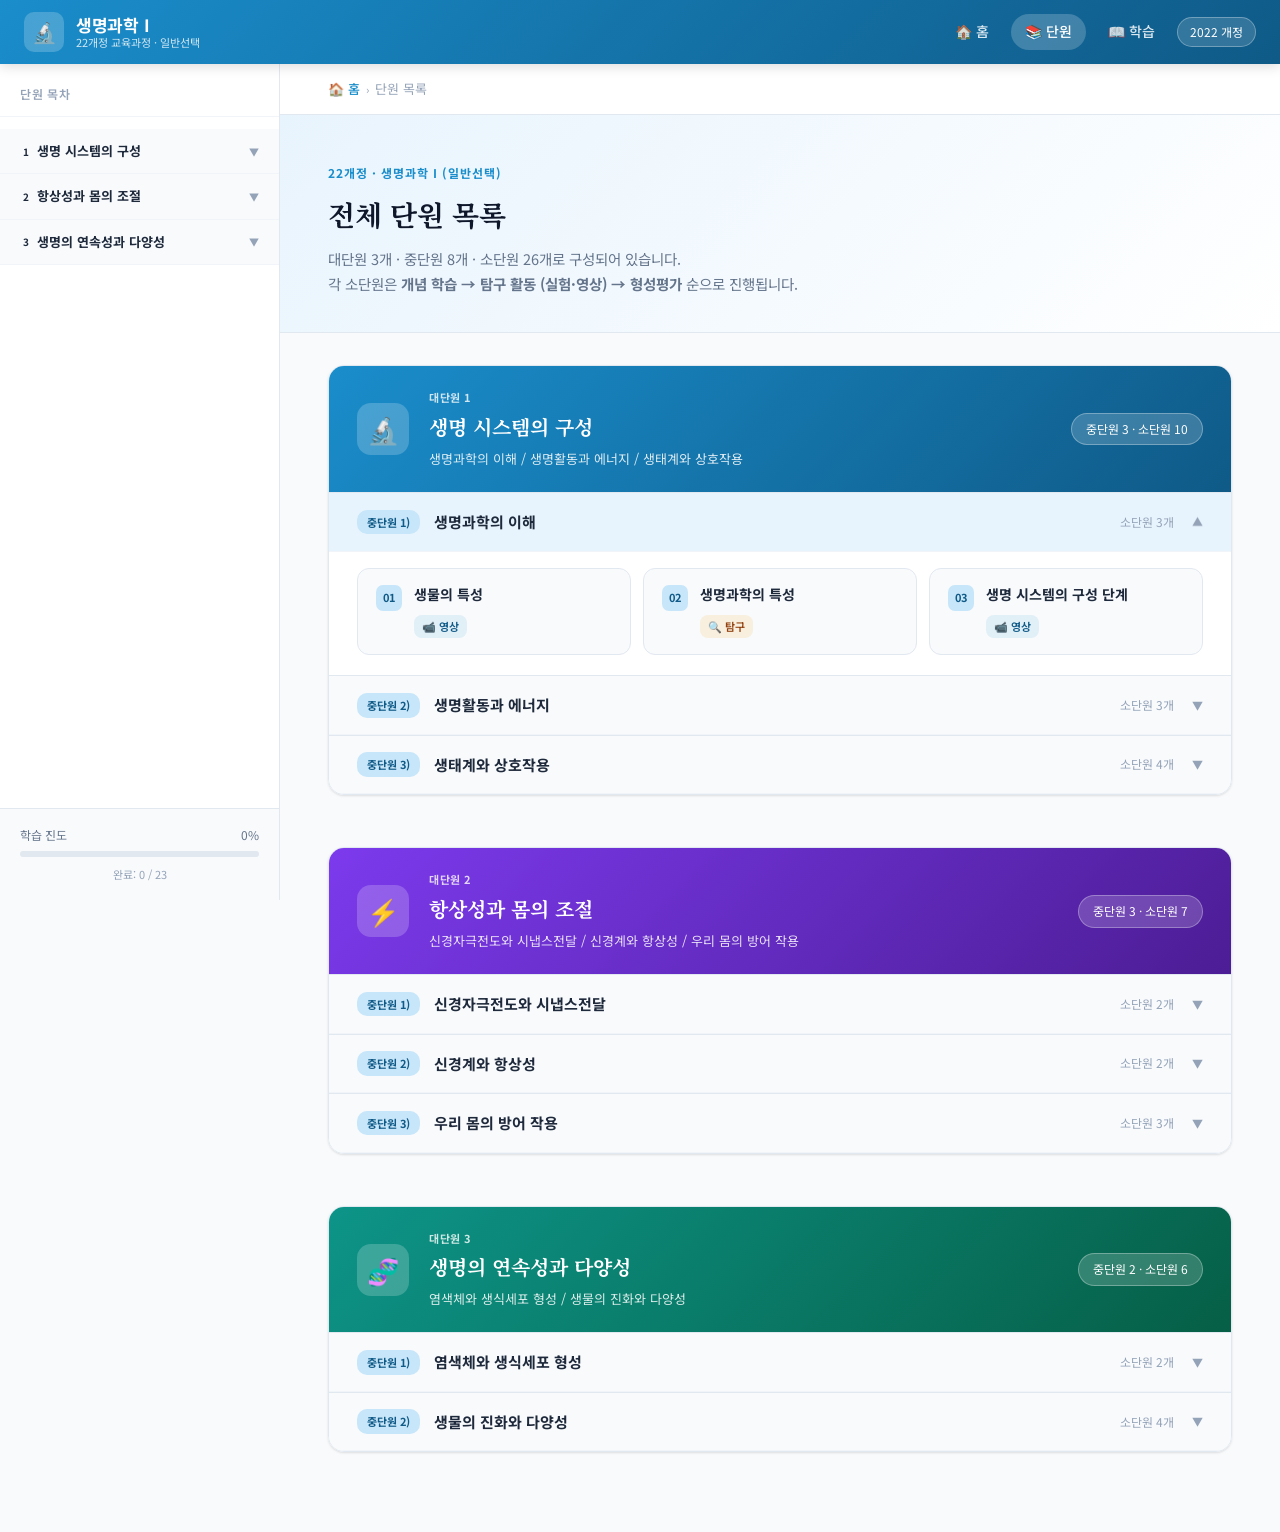
<file: pages/units.html>
<!DOCTYPE html>
<html lang="ko">
<head>
  <meta charset="UTF-8" />
  <meta name="viewport" content="width=device-width, initial-scale=1.0" />
  <title>단원 목록 – 생명과학 I</title>
  <link rel="stylesheet" href="../assets/css/style.css" />
  <style>
    .units-page-hero {
      background: linear-gradient(135deg, var(--primary-50) 0%, #fff 100%);
      padding: 48px 48px 36px;
      border-bottom: 1px solid var(--gray-200);
    }
    .units-page-hero .hero-label {
      font-size: 12px; font-weight: 700; color: var(--primary-500);
      text-transform: uppercase; letter-spacing: 1px; margin-bottom: 8px;
    }
    .units-page-hero h1 {
      font-family: var(--font-serif); font-size: 28px; font-weight: 700;
      color: var(--gray-900); margin-bottom: 8px; letter-spacing: -0.3px;
    }
    .units-page-hero p { font-size: 14.5px; color: var(--gray-500); line-height: 1.7; }

    /* ── 대단원 섹션 ── */
    .major-unit-section {
      margin: 32px 48px 0;
      border-radius: var(--border-radius-lg);
      overflow: hidden;
      border: 1.5px solid var(--gray-200);
      box-shadow: var(--shadow-sm);
    }
    .major-unit-header {
      display: flex; align-items: center; gap: 20px;
      padding: 22px 28px;
      color: #fff;
      position: relative;
    }
    .major-unit-header.blue   { background: linear-gradient(135deg, #1a8dcb, #0f5a87); }
    .major-unit-header.purple { background: linear-gradient(135deg, #7c3aed, #4c1d95); }
    .major-unit-header.teal   { background: linear-gradient(135deg, #0d9488, #065f46); }

    .major-unit-icon {
      width: 52px; height: 52px; background: rgba(255,255,255,0.2);
      border-radius: 14px; display: flex; align-items: center;
      justify-content: center; font-size: 26px; flex-shrink: 0;
    }
    .major-unit-info { flex: 1; }
    .major-unit-num  { font-size: 11px; font-weight: 700; opacity: 0.8; margin-bottom: 3px; letter-spacing: 0.5px; }
    .major-unit-title { font-size: 20px; font-weight: 700; margin-bottom: 4px; font-family: var(--font-serif); }
    .major-unit-desc  { font-size: 13px; opacity: 0.85; }
    .major-unit-count {
      background: rgba(255,255,255,0.18); border: 1px solid rgba(255,255,255,0.3);
      border-radius: 20px; font-size: 12px; padding: 5px 14px;
    }

    /* ── 중단원 그룹 ── */
    .chapter-group {
      background: #fff;
      border-top: 1px solid var(--gray-200);
    }
    .chapter-group-header {
      display: flex; align-items: center; gap: 14px;
      padding: 16px 28px;
      background: var(--gray-50);
      border-bottom: 1px solid var(--gray-100);
      cursor: pointer;
      transition: var(--transition);
    }
    .chapter-group-header:hover { background: var(--primary-50); }
    .chapter-group-header.open  { background: var(--primary-50); }

    .chapter-num-badge {
      font-size: 11px; font-weight: 700;
      color: var(--primary-700);
      background: var(--primary-100);
      padding: 3px 10px; border-radius: 10px; flex-shrink: 0;
    }
    .chapter-title-text {
      font-size: 15px; font-weight: 700; color: var(--gray-800); flex: 1;
    }
    .chapter-count { font-size: 12px; color: var(--gray-400); }
    .chapter-chevron {
      font-size: 11px; color: var(--gray-400);
      transition: transform 0.2s ease; margin-left: 4px;
    }
    .chapter-group-header.open .chapter-chevron { transform: rotate(180deg); }

    /* ── 소단원 그리드 ── */
    .lesson-grid {
      display: none;
      grid-template-columns: repeat(auto-fill, minmax(240px, 1fr));
      gap: 12px;
      padding: 16px 28px 20px;
      background: #fff;
    }
    .lesson-grid.open { display: grid; }

    .lesson-grid-item {
      background: var(--gray-50); border: 1.5px solid var(--gray-200);
      border-radius: var(--border-radius); padding: 16px 18px;
      display: flex; align-items: flex-start; gap: 12px;
      cursor: pointer; transition: var(--transition);
      text-decoration: none; color: inherit;
    }
    .lesson-grid-item:hover {
      border-color: var(--primary-300); background: var(--primary-50);
      transform: translateY(-2px); box-shadow: var(--shadow-blue);
    }
    .lesson-num-badge {
      width: 26px; height: 26px; background: var(--primary-100);
      color: var(--primary-700); border-radius: 7px;
      display: flex; align-items: center; justify-content: center;
      font-size: 11px; font-weight: 700; flex-shrink: 0;
    }
    .lesson-info { flex: 1; }
    .lesson-name { font-size: 14px; font-weight: 700; color: var(--gray-800); margin-bottom: 7px; line-height: 1.4; }
    .lesson-activity-badge {
      display: inline-flex; align-items: center; gap: 4px;
      font-size: 11px; font-weight: 600; padding: 2px 8px; border-radius: 8px;
    }
    .act-sim    { background: rgba(34,197,94,0.12);  color: var(--green-700); }
    .act-video  { background: rgba(26,141,203,0.10); color: var(--primary-700); }
    .act-inquiry{ background: rgba(245,158,11,0.12); color: #92400e; }

    .section-spacer { height: 20px; }
    .units-list-wrap { padding-bottom: 60px; }
  </style>
</head>
<body>

<!-- ====== 헤더 ====== -->
<header class="site-header">
  <div class="header-inner">
    <a href="../index.html" class="header-logo">
      <div class="logo-icon">🔬</div>
      <div class="logo-text">
        <span class="logo-title">생명과학 I</span>
        <span class="logo-sub">22개정 교육과정 · 일반선택</span>
      </div>
    </a>
    <nav class="header-nav">
      <a href="../index.html">🏠 홈</a>
      <a href="units.html" class="active">📚 단원</a>
      <a href="lesson.html?lesson=1-1-01&tab=concept">📖 학습</a>
      <span class="header-badge">2022 개정</span>
    </nav>
    <button id="menu-toggle" class="btn btn-ghost" style="display:none;">☰</button>
  </div>
</header>

<!-- ====== 레이아웃 ====== -->
<div class="content-area">

  <!-- 사이드바 -->
  <aside class="sidebar">
    <div class="sidebar-header"><h3>단원 목차</h3></div>
    <nav class="unit-nav" id="sidebar-nav"></nav>
    <div class="sidebar-footer">
      <div class="progress-summary">
        <div class="progress-label">
          <span>학습 진도</span>
          <span class="progress-percent">0%</span>
        </div>
        <div class="progress-bar-wrap">
          <div class="progress-bar-fill" style="width:0%"></div>
        </div>
      </div>
      <p style="font-size:11px; color:var(--gray-400); text-align:center;">
        완료: <span class="progress-completed">0 / 0</span>
      </p>
    </div>
  </aside>

  <!-- 메인 -->
  <main class="main-content">

    <!-- 빵부스러기 -->
    <nav class="breadcrumb">
      <a href="../index.html">🏠 홈</a>
      <span class="sep">›</span>
      <span>단원 목록</span>
    </nav>

    <!-- 페이지 헤더 -->
    <div class="units-page-hero">
      <p class="hero-label">22개정 · 생명과학 I (일반선택)</p>
      <h1>전체 단원 목록</h1>
      <p>대단원 3개 · 중단원 8개 · 소단원 26개로 구성되어 있습니다.<br>
         각 소단원은 <strong>개념 학습 → 탐구 활동 (실험·영상) → 형성평가</strong> 순으로 진행됩니다.</p>
    </div>

    <div class="units-list-wrap">

      <!-- ══════════════════════════════════════
           대단원 1. 생명 시스템의 구성
           ══════════════════════════════════════ -->
      <div id="unit-1" class="major-unit-section fade-in-up">
        <div class="major-unit-header blue">
          <div class="major-unit-icon">🔬</div>
          <div class="major-unit-info">
            <div class="major-unit-num">대단원 1</div>
            <div class="major-unit-title">생명 시스템의 구성</div>
            <div class="major-unit-desc">생명과학의 이해 / 생명활동과 에너지 / 생태계와 상호작용</div>
          </div>
          <span class="major-unit-count">중단원 3 · 소단원 10</span>
        </div>

        <!-- 중단원 1-1 -->
        <div class="chapter-group">
          <div class="chapter-group-header open" onclick="toggleChapter(this)">
            <span class="chapter-num-badge">중단원 1)</span>
            <span class="chapter-title-text">생명과학의 이해</span>
            <span class="chapter-count">소단원 3개</span>
            <span class="chapter-chevron">▼</span>
          </div>
          <div class="lesson-grid open">
            <a href="lesson.html?lesson=1-1-01&tab=concept" class="lesson-grid-item">
              <span class="lesson-num-badge">01</span>
              <div class="lesson-info">
                <div class="lesson-name">생물의 특성</div>
                <span class="lesson-activity-badge act-video">📹 영상</span>
              </div>
            </a>
            <a href="lesson.html?lesson=1-1-02&tab=concept" class="lesson-grid-item">
              <span class="lesson-num-badge">02</span>
              <div class="lesson-info">
                <div class="lesson-name">생명과학의 특성</div>
                <span class="lesson-activity-badge act-inquiry">🔍 탐구</span>
              </div>
            </a>
            <a href="lesson.html?lesson=1-1-03&tab=concept" class="lesson-grid-item">
              <span class="lesson-num-badge">03</span>
              <div class="lesson-info">
                <div class="lesson-name">생명 시스템의 구성 단계</div>
                <span class="lesson-activity-badge act-video">📹 영상</span>
              </div>
            </a>
          </div>
        </div>

        <!-- 중단원 1-2 -->
        <div class="chapter-group">
          <div class="chapter-group-header" onclick="toggleChapter(this)">
            <span class="chapter-num-badge">중단원 2)</span>
            <span class="chapter-title-text">생명활동과 에너지</span>
            <span class="chapter-count">소단원 3개</span>
            <span class="chapter-chevron">▼</span>
          </div>
          <div class="lesson-grid">
            <a href="lesson.html?lesson=1-2-01&tab=concept" class="lesson-grid-item">
              <span class="lesson-num-badge">01</span>
              <div class="lesson-info">
                <div class="lesson-name">물질대사와 에너지전환</div>
                <span class="lesson-activity-badge act-sim">🧪 실험</span>
              </div>
            </a>
            <a href="lesson.html?lesson=1-2-02&tab=concept" class="lesson-grid-item">
              <span class="lesson-num-badge">02</span>
              <div class="lesson-info">
                <div class="lesson-name">기관계의 통합적 작용</div>
                <span class="lesson-activity-badge act-video">📹 영상</span>
              </div>
            </a>
            <a href="lesson.html?lesson=1-2-03&tab=concept" class="lesson-grid-item">
              <span class="lesson-num-badge">03</span>
              <div class="lesson-info">
                <div class="lesson-name">물질대사와 건강</div>
                <span class="lesson-activity-badge act-inquiry">🔍 탐구</span>
              </div>
            </a>
          </div>
        </div>

        <!-- 중단원 1-3 -->
        <div class="chapter-group">
          <div class="chapter-group-header" onclick="toggleChapter(this)">
            <span class="chapter-num-badge">중단원 3)</span>
            <span class="chapter-title-text">생태계와 상호작용</span>
            <span class="chapter-count">소단원 4개</span>
            <span class="chapter-chevron">▼</span>
          </div>
          <div class="lesson-grid">
            <a href="lesson.html?lesson=1-3-01&tab=concept" class="lesson-grid-item">
              <span class="lesson-num-badge">01</span>
              <div class="lesson-info">
                <div class="lesson-name">생태계의 구조</div>
                <span class="lesson-activity-badge act-inquiry">🔍 탐구</span>
              </div>
            </a>
            <a href="lesson.html?lesson=1-3-02&tab=concept" class="lesson-grid-item">
              <span class="lesson-num-badge">02</span>
              <div class="lesson-info">
                <div class="lesson-name">물질순환과 에너지흐름</div>
                <span class="lesson-activity-badge act-video">📹 영상</span>
              </div>
            </a>
            <a href="lesson.html?lesson=1-3-03&tab=concept" class="lesson-grid-item">
              <span class="lesson-num-badge">03</span>
              <div class="lesson-info">
                <div class="lesson-name">개체군</div>
                <span class="lesson-activity-badge act-sim">🧪 실험</span>
              </div>
            </a>
            <a href="lesson.html?lesson=1-3-04&tab=concept" class="lesson-grid-item">
              <span class="lesson-num-badge">04</span>
              <div class="lesson-info">
                <div class="lesson-name">군집</div>
                <span class="lesson-activity-badge act-inquiry">🔍 탐구</span>
              </div>
            </a>
          </div>
        </div>
      </div>

      <div class="section-spacer"></div>

      <!-- ══════════════════════════════════════
           대단원 2. 항상성과 몸의 조절
           ══════════════════════════════════════ -->
      <div id="unit-2" class="major-unit-section fade-in-up delay-1">
        <div class="major-unit-header purple">
          <div class="major-unit-icon">⚡</div>
          <div class="major-unit-info">
            <div class="major-unit-num">대단원 2</div>
            <div class="major-unit-title">항상성과 몸의 조절</div>
            <div class="major-unit-desc">신경자극전도와 시냅스전달 / 신경계와 항상성 / 우리 몸의 방어 작용</div>
          </div>
          <span class="major-unit-count">중단원 3 · 소단원 7</span>
        </div>

        <!-- 중단원 2-1 -->
        <div class="chapter-group">
          <div class="chapter-group-header" onclick="toggleChapter(this)">
            <span class="chapter-num-badge">중단원 1)</span>
            <span class="chapter-title-text">신경자극전도와 시냅스전달</span>
            <span class="chapter-count">소단원 2개</span>
            <span class="chapter-chevron">▼</span>
          </div>
          <div class="lesson-grid">
            <a href="lesson.html?lesson=2-1-01&tab=concept" class="lesson-grid-item">
              <span class="lesson-num-badge">01</span>
              <div class="lesson-info">
                <div class="lesson-name">신경자극전도</div>
                <span class="lesson-activity-badge act-video">📹 영상</span>
              </div>
            </a>
            <a href="lesson.html?lesson=2-1-02&tab=concept" class="lesson-grid-item">
              <span class="lesson-num-badge">02</span>
              <div class="lesson-info">
                <div class="lesson-name">시냅스전달</div>
                <span class="lesson-activity-badge act-video">📹 영상</span>
              </div>
            </a>
          </div>
        </div>

        <!-- 중단원 2-2 -->
        <div class="chapter-group">
          <div class="chapter-group-header" onclick="toggleChapter(this)">
            <span class="chapter-num-badge">중단원 2)</span>
            <span class="chapter-title-text">신경계와 항상성</span>
            <span class="chapter-count">소단원 2개</span>
            <span class="chapter-chevron">▼</span>
          </div>
          <div class="lesson-grid">
            <a href="lesson.html?lesson=2-2-01&tab=concept" class="lesson-grid-item">
              <span class="lesson-num-badge">01</span>
              <div class="lesson-info">
                <div class="lesson-name">사람의 신경계</div>
                <span class="lesson-activity-badge act-video">📹 영상</span>
              </div>
            </a>
            <a href="lesson.html?lesson=2-2-02&tab=concept" class="lesson-grid-item">
              <span class="lesson-num-badge">02</span>
              <div class="lesson-info">
                <div class="lesson-name">항상성 유지</div>
                <span class="lesson-activity-badge act-sim">🧪 실험</span>
              </div>
            </a>
          </div>
        </div>

        <!-- 중단원 2-3 -->
        <div class="chapter-group">
          <div class="chapter-group-header" onclick="toggleChapter(this)">
            <span class="chapter-num-badge">중단원 3)</span>
            <span class="chapter-title-text">우리 몸의 방어 작용</span>
            <span class="chapter-count">소단원 3개</span>
            <span class="chapter-chevron">▼</span>
          </div>
          <div class="lesson-grid">
            <a href="lesson.html?lesson=2-3-01&tab=concept" class="lesson-grid-item">
              <span class="lesson-num-badge">01</span>
              <div class="lesson-info">
                <div class="lesson-name">병원체와 방어 작용</div>
                <span class="lesson-activity-badge act-video">📹 영상</span>
              </div>
            </a>
            <a href="lesson.html?lesson=2-3-02&tab=concept" class="lesson-grid-item">
              <span class="lesson-num-badge">02</span>
              <div class="lesson-info">
                <div class="lesson-name">항원항체반응과 혈액형</div>
                <span class="lesson-activity-badge act-sim">🧪 실험</span>
              </div>
            </a>
            <a href="lesson.html?lesson=2-3-03&tab=concept" class="lesson-grid-item">
              <span class="lesson-num-badge">03</span>
              <div class="lesson-info">
                <div class="lesson-name">백신의 작용 원리와 종류</div>
                <span class="lesson-activity-badge act-inquiry">🔍 탐구</span>
              </div>
            </a>
          </div>
        </div>
      </div>

      <div class="section-spacer"></div>

      <!-- ══════════════════════════════════════
           대단원 3. 생명의 연속성과 다양성
           ══════════════════════════════════════ -->
      <div id="unit-3" class="major-unit-section fade-in-up delay-2">
        <div class="major-unit-header teal">
          <div class="major-unit-icon">🧬</div>
          <div class="major-unit-info">
            <div class="major-unit-num">대단원 3</div>
            <div class="major-unit-title">생명의 연속성과 다양성</div>
            <div class="major-unit-desc">염색체와 생식세포 형성 / 생물의 진화와 다양성</div>
          </div>
          <span class="major-unit-count">중단원 2 · 소단원 6</span>
        </div>

        <!-- 중단원 3-1 -->
        <div class="chapter-group">
          <div class="chapter-group-header" onclick="toggleChapter(this)">
            <span class="chapter-num-badge">중단원 1)</span>
            <span class="chapter-title-text">염색체와 생식세포 형성</span>
            <span class="chapter-count">소단원 2개</span>
            <span class="chapter-chevron">▼</span>
          </div>
          <div class="lesson-grid">
            <a href="lesson.html?lesson=3-1-01&tab=concept" class="lesson-grid-item">
              <span class="lesson-num-badge">01</span>
              <div class="lesson-info">
                <div class="lesson-name">염색체, DNA, 유전자</div>
                <span class="lesson-activity-badge act-video">📹 영상</span>
              </div>
            </a>
            <a href="lesson.html?lesson=3-1-02&tab=concept" class="lesson-grid-item">
              <span class="lesson-num-badge">02</span>
              <div class="lesson-info">
                <div class="lesson-name">생식세포 형성의 중요성</div>
                <span class="lesson-activity-badge act-sim">🧪 실험</span>
              </div>
            </a>
          </div>
        </div>

        <!-- 중단원 3-2 -->
        <div class="chapter-group">
          <div class="chapter-group-header" onclick="toggleChapter(this)">
            <span class="chapter-num-badge">중단원 2)</span>
            <span class="chapter-title-text">생물의 진화와 다양성</span>
            <span class="chapter-count">소단원 4개</span>
            <span class="chapter-chevron">▼</span>
          </div>
          <div class="lesson-grid">
            <a href="lesson.html?lesson=3-2-01&tab=concept" class="lesson-grid-item">
              <span class="lesson-num-badge">01</span>
              <div class="lesson-info">
                <div class="lesson-name">생물의 진화</div>
                <span class="lesson-activity-badge act-video">📹 영상</span>
              </div>
            </a>
            <a href="lesson.html?lesson=3-2-02&tab=concept" class="lesson-grid-item">
              <span class="lesson-num-badge">02</span>
              <div class="lesson-info">
                <div class="lesson-name">식물의 분류체계</div>
                <span class="lesson-activity-badge act-inquiry">🔍 탐구</span>
              </div>
            </a>
            <a href="lesson.html?lesson=3-2-03&tab=concept" class="lesson-grid-item">
              <span class="lesson-num-badge">03</span>
              <div class="lesson-info">
                <div class="lesson-name">식물의 분류</div>
                <span class="lesson-activity-badge act-inquiry">🔍 탐구</span>
              </div>
            </a>
            <a href="lesson.html?lesson=3-2-04&tab=concept" class="lesson-grid-item">
              <span class="lesson-num-badge">04</span>
              <div class="lesson-info">
                <div class="lesson-name">동물의 분류</div>
                <span class="lesson-activity-badge act-inquiry">🔍 탐구</span>
              </div>
            </a>
          </div>
        </div>
      </div>

      <div class="section-spacer"></div>

    </div><!-- /.units-list-wrap -->
  </main>
</div>

<div id="sidebar-overlay" style="display:none; position:fixed; inset:0; background:rgba(0,0,0,0.4); z-index:940;"></div>

<script src="../assets/js/main.js"></script>
<script>
  function toggleChapter(el) {
    const grid = el.nextElementSibling;
    const isOpen = el.classList.contains('open');
    el.classList.toggle('open', !isOpen);
    grid.classList.toggle('open', !isOpen);
  }

  // URL 해시로 스크롤
  window.addEventListener('DOMContentLoaded', () => {
    if (window.location.hash) {
      const target = document.querySelector(window.location.hash);
      if (target) setTimeout(() => target.scrollIntoView({ behavior: 'smooth', block: 'start' }), 300);
    }
  });
</script>
</body>
</html>
</file>
<file: assets/css/style.css>
/* ===================================================
   생명과학 학습 웹사이트 - 공통 스타일
   22개정 생명과학 (일반선택)
   =================================================== */

/* Google Fonts - 교과서 느낌의 한국어 폰트 */
@import url('https://fonts.googleapis.com/css2?family=Noto+Sans+KR:wght@300;400;500;600;700&family=Noto+Serif+KR:wght@400;600;700&display=swap');

/* ===================================================
   CSS 변수 (색상 팔레트)
   =================================================== */
:root {
  /* 메인 컬러 - 생명과학 하늘색 계열 */
  --primary-50:  #e8f4fd;
  --primary-100: #c8e6f9;
  --primary-200: #a0d4f5;
  --primary-300: #6dbeed;
  --primary-400: #3aa5e1;
  --primary-500: #1a8dcb;  /* 메인 */
  --primary-600: #1472a8;
  --primary-700: #0f5a87;
  --primary-800: #0a4268;
  --primary-900: #062d4a;

  /* 보조 컬러 - 생명(초록) */
  --green-100: #e8f5e9;
  --green-300: #81c784;
  --green-500: #4caf50;
  --green-700: #388e3c;

  /* 중립 컬러 */
  --gray-50:  #f8fafc;
  --gray-100: #f1f5f9;
  --gray-200: #e2e8f0;
  --gray-300: #cbd5e1;
  --gray-400: #94a3b8;
  --gray-500: #64748b;
  --gray-600: #475569;
  --gray-700: #334155;
  --gray-800: #1e293b;
  --gray-900: #0f172a;

  /* 상태 컬러 */
  --correct:  #22c55e;
  --wrong:    #ef4444;
  --warning:  #f59e0b;
  --info:     #3b82f6;

  /* 타이포그래피 */
  --font-sans: 'Noto Sans KR', 'Apple SD Gothic Neo', 'Malgun Gothic', sans-serif;
  --font-serif: 'Noto Serif KR', 'Batang', serif;

  /* 레이아웃 */
  --sidebar-width: 280px;
  --header-height: 64px;
  --border-radius: 12px;
  --border-radius-sm: 8px;
  --border-radius-lg: 16px;

  /* 그림자 */
  --shadow-sm: 0 1px 3px rgba(0,0,0,0.08), 0 1px 2px rgba(0,0,0,0.05);
  --shadow-md: 0 4px 12px rgba(0,0,0,0.10), 0 2px 6px rgba(0,0,0,0.06);
  --shadow-lg: 0 10px 30px rgba(0,0,0,0.12), 0 4px 12px rgba(0,0,0,0.08);
  --shadow-blue: 0 4px 20px rgba(26,141,203,0.20);

  /* 전환 */
  --transition: all 0.25s ease;
}

/* ===================================================
   리셋 & 기본
   =================================================== */
*, *::before, *::after {
  box-sizing: border-box;
  margin: 0;
  padding: 0;
}

html {
  scroll-behavior: smooth;
  font-size: 16px;
}

body {
  font-family: var(--font-sans);
  background-color: var(--gray-50);
  color: var(--gray-800);
  line-height: 1.7;
  min-height: 100vh;
}

a {
  text-decoration: none;
  color: inherit;
  transition: var(--transition);
}

ul, ol {
  list-style: none;
}

img {
  max-width: 100%;
  display: block;
}

button {
  cursor: pointer;
  border: none;
  background: none;
  font-family: var(--font-sans);
}

/* ===================================================
   공통 레이아웃
   =================================================== */

/* 앱 래퍼 */
.app-wrapper {
  display: flex;
  flex-direction: column;
  min-height: 100vh;
}

/* 콘텐츠 영역 (사이드바 + 메인) */
.content-area {
  display: flex;
  flex: 1;
  padding-top: var(--header-height);
}

/* 메인 콘텐츠 */
.main-content {
  flex: 1;
  margin-left: var(--sidebar-width);
  min-height: calc(100vh - var(--header-height));
  background: var(--gray-50);
}

/* 컨테이너 */
.container {
  max-width: 1100px;
  margin: 0 auto;
  padding: 0 24px;
}

.page-padding {
  padding: 40px 48px;
}

/* ===================================================
   헤더 (상단 고정)
   =================================================== */
.site-header {
  position: fixed;
  top: 0;
  left: 0;
  right: 0;
  height: var(--header-height);
  background: linear-gradient(135deg, #1a8dcb 0%, #0f5a87 100%);
  display: flex;
  align-items: center;
  z-index: 1000;
  box-shadow: 0 2px 12px rgba(0,0,0,0.15);
}

.header-inner {
  display: flex;
  align-items: center;
  justify-content: space-between;
  width: 100%;
  padding: 0 24px;
}

.header-logo {
  display: flex;
  align-items: center;
  gap: 12px;
  color: #fff;
}

.header-logo .logo-icon {
  width: 40px;
  height: 40px;
  background: rgba(255,255,255,0.2);
  border-radius: 10px;
  display: flex;
  align-items: center;
  justify-content: center;
  font-size: 20px;
}

.header-logo .logo-text {
  display: flex;
  flex-direction: column;
  line-height: 1.2;
}

.header-logo .logo-title {
  font-size: 17px;
  font-weight: 700;
  letter-spacing: -0.3px;
}

.header-logo .logo-sub {
  font-size: 11px;
  opacity: 0.8;
  font-weight: 400;
}

.header-nav {
  display: flex;
  align-items: center;
  gap: 8px;
}

.header-nav a {
  color: rgba(255,255,255,0.85);
  font-size: 14px;
  font-weight: 500;
  padding: 6px 14px;
  border-radius: 20px;
  transition: var(--transition);
}

.header-nav a:hover,
.header-nav a.active {
  color: #fff;
  background: rgba(255,255,255,0.2);
}

.header-badge {
  background: rgba(255,255,255,0.15);
  color: #fff;
  font-size: 12px;
  padding: 4px 12px;
  border-radius: 20px;
  border: 1px solid rgba(255,255,255,0.3);
}

/* ===================================================
   사이드바
   =================================================== */
.sidebar {
  position: fixed;
  top: var(--header-height);
  left: 0;
  width: var(--sidebar-width);
  height: calc(100vh - var(--header-height));
  background: #fff;
  border-right: 1px solid var(--gray-200);
  overflow-y: auto;
  z-index: 900;
  display: flex;
  flex-direction: column;
}

.sidebar::-webkit-scrollbar {
  width: 4px;
}
.sidebar::-webkit-scrollbar-track {
  background: transparent;
}
.sidebar::-webkit-scrollbar-thumb {
  background: var(--gray-300);
  border-radius: 4px;
}

.sidebar-header {
  padding: 20px 20px 12px;
  border-bottom: 1px solid var(--gray-100);
}

.sidebar-header h3 {
  font-size: 12px;
  font-weight: 600;
  color: var(--gray-400);
  text-transform: uppercase;
  letter-spacing: 0.8px;
}

/* 단원 네비게이션 */
.unit-nav {
  padding: 12px 0;
  flex: 1;
}

.unit-item {
  margin-bottom: 2px;
}

.unit-title {
  display: flex;
  align-items: center;
  justify-content: space-between;
  padding: 10px 20px;
  font-size: 13.5px;
  font-weight: 600;
  color: var(--gray-700);
  cursor: pointer;
  border-radius: 0;
  transition: var(--transition);
  position: relative;
}

.unit-title:hover {
  background: var(--primary-50);
  color: var(--primary-600);
}

.unit-title.active {
  background: var(--primary-50);
  color: var(--primary-600);
}

.unit-title .unit-num {
  display: inline-flex;
  align-items: center;
  justify-content: center;
  width: 22px;
  height: 22px;
  background: var(--primary-500);
  color: #fff;
  border-radius: 6px;
  font-size: 11px;
  font-weight: 700;
  margin-right: 8px;
  flex-shrink: 0;
}

.unit-title .unit-num.roman {
  font-size: 10px;
}

.unit-title .chevron {
  font-size: 11px;
  color: var(--gray-400);
  transition: transform 0.2s ease;
}

.unit-title.open .chevron {
  transform: rotate(180deg);
}

/* 단원 하위 메뉴 (소단원) */
.lesson-list {
  display: none;
  background: var(--gray-50);
  border-top: 1px solid var(--gray-100);
  border-bottom: 1px solid var(--gray-100);
  padding: 6px 0;
}

.lesson-list.open {
  display: block;
}

.lesson-item {
  display: flex;
  align-items: center;
  gap: 10px;
  padding: 8px 20px 8px 44px;
  font-size: 13px;
  color: var(--gray-600);
  cursor: pointer;
  transition: var(--transition);
  border-radius: 0;
}

.lesson-item:hover {
  background: var(--primary-50);
  color: var(--primary-600);
}

.lesson-item.active {
  color: var(--primary-600);
  font-weight: 600;
  background: rgba(26,141,203,0.08);
}

.lesson-item .lesson-dot {
  width: 6px;
  height: 6px;
  border-radius: 50%;
  background: var(--gray-300);
  flex-shrink: 0;
}

.lesson-item.active .lesson-dot,
.lesson-item:hover .lesson-dot {
  background: var(--primary-500);
}

/* 진도 표시 */
.progress-badge {
  margin-left: auto;
  font-size: 10px;
  padding: 2px 6px;
  border-radius: 10px;
  background: var(--green-100);
  color: var(--green-700);
  font-weight: 600;
}

/* 사이드바 하단 진도 요약 */
.sidebar-footer {
  padding: 16px 20px;
  border-top: 1px solid var(--gray-200);
  background: var(--gray-50);
}

.progress-summary {
  margin-bottom: 8px;
}

.progress-summary .progress-label {
  display: flex;
  justify-content: space-between;
  font-size: 12px;
  color: var(--gray-500);
  margin-bottom: 6px;
}

.progress-bar-wrap {
  height: 6px;
  background: var(--gray-200);
  border-radius: 6px;
  overflow: hidden;
}

.progress-bar-fill {
  height: 100%;
  background: linear-gradient(90deg, var(--primary-400), var(--primary-600));
  border-radius: 6px;
  transition: width 0.5s ease;
}

/* ===================================================
   탭 (개념 / 시뮬레이션 / 형성평가)
   =================================================== */
.lesson-tabs {
  display: flex;
  align-items: center;
  gap: 4px;
  padding: 20px 48px 0;
  border-bottom: 2px solid var(--gray-200);
  background: #fff;
  position: sticky;
  top: var(--header-height);
  z-index: 100;
  box-shadow: var(--shadow-sm);
}

.tab-btn {
  display: flex;
  align-items: center;
  gap: 8px;
  padding: 12px 24px;
  font-size: 14.5px;
  font-weight: 600;
  color: var(--gray-500);
  border-bottom: 3px solid transparent;
  margin-bottom: -2px;
  transition: var(--transition);
  border-radius: 4px 4px 0 0;
}

.tab-btn:hover {
  color: var(--primary-500);
  background: var(--primary-50);
}

.tab-btn.active {
  color: var(--primary-600);
  border-bottom-color: var(--primary-500);
  background: var(--primary-50);
}

.tab-btn .tab-icon {
  font-size: 16px;
}

.tab-btn .tab-badge {
  background: var(--primary-100);
  color: var(--primary-700);
  font-size: 11px;
  padding: 1px 7px;
  border-radius: 10px;
  font-weight: 700;
}

/* ===================================================
   개념 섹션
   =================================================== */
.concept-section {
  padding: 40px 48px;
}

/* 섹션 제목 */
.section-title {
  font-family: var(--font-serif);
  font-size: 22px;
  font-weight: 700;
  color: var(--gray-800);
  margin-bottom: 6px;
  display: flex;
  align-items: center;
  gap: 10px;
}

.section-title .title-accent {
  display: inline-block;
  width: 4px;
  height: 26px;
  background: var(--primary-500);
  border-radius: 2px;
}

.section-subtitle {
  font-size: 14px;
  color: var(--gray-500);
  margin-bottom: 32px;
}

/* 개념 카드 */
.concept-card {
  background: #fff;
  border-radius: var(--border-radius);
  border: 1px solid var(--gray-200);
  box-shadow: var(--shadow-sm);
  padding: 28px 32px;
  margin-bottom: 20px;
  transition: var(--transition);
}

.concept-card:hover {
  box-shadow: var(--shadow-md);
  border-color: var(--primary-200);
}

.concept-card-header {
  display: flex;
  align-items: center;
  gap: 12px;
  margin-bottom: 16px;
  padding-bottom: 14px;
  border-bottom: 1px solid var(--gray-100);
}

.concept-card-icon {
  width: 40px;
  height: 40px;
  background: linear-gradient(135deg, var(--primary-100), var(--primary-200));
  border-radius: 10px;
  display: flex;
  align-items: center;
  justify-content: center;
  font-size: 18px;
  flex-shrink: 0;
}

.concept-card-title {
  font-size: 16px;
  font-weight: 700;
  color: var(--gray-800);
}

.concept-card-body {
  font-size: 14.5px;
  color: var(--gray-700);
  line-height: 1.8;
}

/* 핵심 개념 강조 박스 */
.key-concept-box {
  background: linear-gradient(135deg, var(--primary-50) 0%, #e8f4fd 100%);
  border: 1.5px solid var(--primary-200);
  border-radius: var(--border-radius);
  padding: 20px 24px;
  margin: 20px 0;
  position: relative;
}

.key-concept-box::before {
  content: '핵심 개념';
  position: absolute;
  top: -11px;
  left: 16px;
  background: var(--primary-500);
  color: #fff;
  font-size: 11px;
  font-weight: 700;
  padding: 2px 10px;
  border-radius: 10px;
  letter-spacing: 0.5px;
}

/* 보충 설명 박스 */
.tip-box {
  background: linear-gradient(135deg, #fffbeb, #fef3c7);
  border: 1.5px solid #fcd34d;
  border-radius: var(--border-radius);
  padding: 16px 20px;
  margin: 16px 0;
  display: flex;
  gap: 12px;
}

.tip-box .tip-icon {
  font-size: 20px;
  flex-shrink: 0;
  margin-top: 2px;
}

.tip-box p {
  font-size: 13.5px;
  color: #92400e;
  line-height: 1.7;
}

/* 용어 정의 테이블 */
.term-table {
  width: 100%;
  border-collapse: collapse;
  margin: 20px 0;
  font-size: 14px;
}

.term-table thead tr {
  background: var(--primary-500);
  color: #fff;
}

.term-table thead th {
  padding: 12px 16px;
  text-align: left;
  font-weight: 600;
  font-size: 13px;
}

.term-table tbody tr {
  border-bottom: 1px solid var(--gray-200);
  transition: var(--transition);
}

.term-table tbody tr:hover {
  background: var(--primary-50);
}

.term-table tbody td {
  padding: 12px 16px;
  color: var(--gray-700);
  line-height: 1.6;
}

.term-table tbody td:first-child {
  font-weight: 600;
  color: var(--primary-700);
}

/* ===================================================
   시뮬레이션 / 영상 섹션
   =================================================== */
.simulation-section {
  padding: 40px 48px;
}

.simulation-card {
  background: #fff;
  border-radius: var(--border-radius-lg);
  border: 1px solid var(--gray-200);
  box-shadow: var(--shadow-md);
  overflow: hidden;
  margin-bottom: 24px;
}

.simulation-header {
  padding: 20px 28px;
  background: linear-gradient(135deg, var(--primary-600), var(--primary-800));
  color: #fff;
}

.simulation-header h3 {
  font-size: 16px;
  font-weight: 700;
  margin-bottom: 4px;
}

.simulation-header p {
  font-size: 13px;
  opacity: 0.85;
}

.simulation-body {
  padding: 28px;
}

/* 영상 플레이스홀더 */
.video-placeholder {
  background: linear-gradient(135deg, var(--gray-800), var(--gray-900));
  border-radius: var(--border-radius);
  aspect-ratio: 16/9;
  display: flex;
  flex-direction: column;
  align-items: center;
  justify-content: center;
  color: #fff;
  gap: 12px;
  position: relative;
  overflow: hidden;
  cursor: pointer;
  transition: var(--transition);
}

.video-placeholder::before {
  content: '';
  position: absolute;
  inset: 0;
  background: radial-gradient(ellipse at center, rgba(26,141,203,0.3) 0%, transparent 70%);
}

.video-placeholder:hover {
  transform: scale(1.01);
}

.video-placeholder .play-btn {
  width: 64px;
  height: 64px;
  background: rgba(255,255,255,0.9);
  border-radius: 50%;
  display: flex;
  align-items: center;
  justify-content: center;
  font-size: 24px;
  color: var(--primary-600);
  box-shadow: 0 4px 20px rgba(0,0,0,0.3);
  transition: var(--transition);
  z-index: 1;
}

.video-placeholder:hover .play-btn {
  transform: scale(1.1);
  background: #fff;
}

.video-placeholder .video-label {
  font-size: 14px;
  font-weight: 600;
  z-index: 1;
}

.video-placeholder .video-sub {
  font-size: 12px;
  opacity: 0.7;
  z-index: 1;
}

/* 시뮬레이션 인터랙션 영역 */
.sim-interact {
  background: var(--gray-50);
  border-radius: var(--border-radius);
  padding: 24px;
  border: 1px solid var(--gray-200);
}

.sim-interact-title {
  font-size: 14px;
  font-weight: 700;
  color: var(--gray-700);
  margin-bottom: 16px;
  display: flex;
  align-items: center;
  gap: 8px;
}

/* 입력 그룹 */
.input-group {
  display: grid;
  grid-template-columns: repeat(auto-fit, minmax(200px, 1fr));
  gap: 16px;
  margin-bottom: 20px;
}

.input-field {
  display: flex;
  flex-direction: column;
  gap: 6px;
}

.input-field label {
  font-size: 12.5px;
  font-weight: 600;
  color: var(--gray-600);
}

.input-field input,
.input-field select {
  padding: 10px 14px;
  border: 1.5px solid var(--gray-300);
  border-radius: var(--border-radius-sm);
  font-family: var(--font-sans);
  font-size: 14px;
  color: var(--gray-800);
  background: #fff;
  transition: var(--transition);
  outline: none;
}

.input-field input:focus,
.input-field select:focus {
  border-color: var(--primary-400);
  box-shadow: 0 0 0 3px rgba(26,141,203,0.12);
}

/* 슬라이더 */
.slider-group {
  display: flex;
  flex-direction: column;
  gap: 6px;
  margin-bottom: 16px;
}

.slider-label {
  display: flex;
  justify-content: space-between;
  font-size: 12.5px;
  font-weight: 600;
  color: var(--gray-600);
}

.slider-value {
  color: var(--primary-600);
}

input[type="range"] {
  -webkit-appearance: none;
  appearance: none;
  width: 100%;
  height: 6px;
  background: var(--gray-200);
  border-radius: 6px;
  outline: none;
  cursor: pointer;
}

input[type="range"]::-webkit-slider-thumb {
  -webkit-appearance: none;
  appearance: none;
  width: 18px;
  height: 18px;
  background: var(--primary-500);
  border-radius: 50%;
  box-shadow: 0 2px 6px rgba(26,141,203,0.3);
  transition: var(--transition);
}

input[type="range"]::-webkit-slider-thumb:hover {
  background: var(--primary-600);
  transform: scale(1.2);
}

/* 버튼 */
.btn {
  display: inline-flex;
  align-items: center;
  gap: 8px;
  padding: 10px 22px;
  border-radius: var(--border-radius-sm);
  font-family: var(--font-sans);
  font-size: 14px;
  font-weight: 600;
  transition: var(--transition);
  cursor: pointer;
  border: none;
}

.btn-primary {
  background: linear-gradient(135deg, var(--primary-500), var(--primary-700));
  color: #fff;
  box-shadow: var(--shadow-blue);
}

.btn-primary:hover {
  background: linear-gradient(135deg, var(--primary-600), var(--primary-800));
  transform: translateY(-1px);
  box-shadow: 0 6px 24px rgba(26,141,203,0.30);
}

.btn-secondary {
  background: #fff;
  color: var(--primary-600);
  border: 1.5px solid var(--primary-300);
}

.btn-secondary:hover {
  background: var(--primary-50);
  border-color: var(--primary-400);
}

.btn-success {
  background: linear-gradient(135deg, var(--green-500), var(--green-700));
  color: #fff;
}

.btn-success:hover {
  opacity: 0.9;
  transform: translateY(-1px);
}

.btn-ghost {
  background: transparent;
  color: var(--gray-600);
  padding: 8px 16px;
}

.btn-ghost:hover {
  background: var(--gray-100);
  color: var(--gray-800);
}

.btn-group {
  display: flex;
  gap: 10px;
  flex-wrap: wrap;
}

/* 결과 표시 영역 */
.result-area {
  background: #fff;
  border: 1.5px solid var(--primary-200);
  border-radius: var(--border-radius);
  padding: 20px 24px;
  margin-top: 16px;
  min-height: 80px;
  display: flex;
  align-items: center;
  justify-content: center;
  color: var(--gray-400);
  font-size: 14px;
}

.result-area.has-result {
  align-items: flex-start;
  justify-content: flex-start;
  color: var(--gray-800);
}

/* ===================================================
   형성평가 섹션
   =================================================== */
.quiz-section {
  padding: 40px 48px;
}

.quiz-header {
  background: linear-gradient(135deg, var(--primary-600), var(--primary-800));
  border-radius: var(--border-radius-lg);
  padding: 28px 32px;
  color: #fff;
  margin-bottom: 28px;
  position: relative;
  overflow: hidden;
}

.quiz-header::after {
  content: '📝';
  position: absolute;
  right: 32px;
  top: 50%;
  transform: translateY(-50%);
  font-size: 64px;
  opacity: 0.2;
}

.quiz-header h2 {
  font-size: 20px;
  font-weight: 700;
  margin-bottom: 6px;
}

.quiz-header p {
  font-size: 14px;
  opacity: 0.85;
}

.quiz-meta {
  display: flex;
  gap: 20px;
  margin-top: 14px;
}

.quiz-meta-item {
  display: flex;
  align-items: center;
  gap: 6px;
  font-size: 13px;
  background: rgba(255,255,255,0.15);
  padding: 4px 12px;
  border-radius: 20px;
}

/* 문제 카드 */
.question-card {
  background: #fff;
  border-radius: var(--border-radius);
  border: 1.5px solid var(--gray-200);
  box-shadow: var(--shadow-sm);
  padding: 28px 32px;
  margin-bottom: 20px;
  transition: var(--transition);
}

.question-card:hover {
  box-shadow: var(--shadow-md);
}

.question-number {
  display: inline-flex;
  align-items: center;
  justify-content: center;
  width: 30px;
  height: 30px;
  background: var(--primary-500);
  color: #fff;
  border-radius: 8px;
  font-size: 13px;
  font-weight: 700;
  margin-bottom: 12px;
}

.question-text {
  font-size: 15px;
  font-weight: 600;
  color: var(--gray-800);
  line-height: 1.7;
  margin-bottom: 20px;
}

/* 보기 선택지 */
.choices-list {
  display: flex;
  flex-direction: column;
  gap: 10px;
}

.choice-item {
  display: flex;
  align-items: flex-start;
  gap: 12px;
  padding: 13px 18px;
  border: 1.5px solid var(--gray-200);
  border-radius: var(--border-radius-sm);
  cursor: pointer;
  transition: var(--transition);
  font-size: 14px;
  color: var(--gray-700);
  background: var(--gray-50);
}

.choice-item:hover {
  border-color: var(--primary-300);
  background: var(--primary-50);
  color: var(--primary-700);
}

.choice-item.selected {
  border-color: var(--primary-400);
  background: var(--primary-50);
  color: var(--primary-700);
}

.choice-item.correct {
  border-color: var(--correct);
  background: rgba(34,197,94,0.08);
  color: #166534;
}

.choice-item.wrong {
  border-color: var(--wrong);
  background: rgba(239,68,68,0.08);
  color: #991b1b;
}

.choice-num {
  display: inline-flex;
  align-items: center;
  justify-content: center;
  width: 24px;
  height: 24px;
  border-radius: 50%;
  background: var(--gray-200);
  color: var(--gray-600);
  font-size: 12px;
  font-weight: 700;
  flex-shrink: 0;
  transition: var(--transition);
}

.choice-item.selected .choice-num {
  background: var(--primary-500);
  color: #fff;
}

.choice-item.correct .choice-num {
  background: var(--correct);
  color: #fff;
}

.choice-item.wrong .choice-num {
  background: var(--wrong);
  color: #fff;
}

/* 해설 피드백 박스 */
.feedback-box {
  margin-top: 16px;
  border-radius: var(--border-radius);
  overflow: hidden;
  display: none;
}

.feedback-box.visible {
  display: block;
}

.feedback-box.correct-feedback {
  border: 1.5px solid var(--correct);
}

.feedback-box.wrong-feedback {
  border: 1.5px solid var(--wrong);
}

.feedback-header {
  display: flex;
  align-items: center;
  gap: 8px;
  padding: 12px 18px;
  font-size: 13.5px;
  font-weight: 700;
}

.feedback-box.correct-feedback .feedback-header {
  background: rgba(34,197,94,0.12);
  color: #166534;
}

.feedback-box.wrong-feedback .feedback-header {
  background: rgba(239,68,68,0.10);
  color: #991b1b;
}

.feedback-body {
  padding: 14px 18px;
  background: #fff;
  font-size: 13.5px;
  color: var(--gray-700);
  line-height: 1.8;
}

.feedback-body strong {
  color: var(--primary-700);
}

/* 점수 결과 패널 */
.score-panel {
  background: #fff;
  border-radius: var(--border-radius-lg);
  border: 1px solid var(--gray-200);
  box-shadow: var(--shadow-md);
  padding: 40px;
  text-align: center;
  display: none;
}

.score-panel.visible {
  display: block;
}

.score-circle {
  width: 120px;
  height: 120px;
  border-radius: 50%;
  background: linear-gradient(135deg, var(--primary-500), var(--primary-700));
  display: flex;
  flex-direction: column;
  align-items: center;
  justify-content: center;
  color: #fff;
  margin: 0 auto 20px;
  box-shadow: var(--shadow-blue);
}

.score-circle .score-num {
  font-size: 32px;
  font-weight: 700;
  line-height: 1;
}

.score-circle .score-total {
  font-size: 13px;
  opacity: 0.8;
}

.score-panel h3 {
  font-size: 20px;
  font-weight: 700;
  color: var(--gray-800);
  margin-bottom: 8px;
}

.score-panel p {
  font-size: 14px;
  color: var(--gray-500);
  margin-bottom: 24px;
}

.score-breakdown {
  display: flex;
  justify-content: center;
  gap: 24px;
  margin-bottom: 28px;
}

.score-item {
  display: flex;
  flex-direction: column;
  align-items: center;
  gap: 4px;
}

.score-item .score-count {
  font-size: 24px;
  font-weight: 700;
}

.score-item.correct-count .score-count { color: var(--correct); }
.score-item.wrong-count .score-count { color: var(--wrong); }

.score-item .score-label {
  font-size: 12px;
  color: var(--gray-500);
}

/* ===================================================
   메인(홈) 페이지
   =================================================== */
.hero-section {
  background: linear-gradient(135deg, #1a8dcb 0%, #0f5a87 50%, #062d4a 100%);
  padding: 80px 48px 60px;
  color: #fff;
  position: relative;
  overflow: hidden;
}

.hero-section::before {
  content: '';
  position: absolute;
  top: -50%;
  right: -10%;
  width: 600px;
  height: 600px;
  background: radial-gradient(circle, rgba(255,255,255,0.06) 0%, transparent 70%);
  border-radius: 50%;
}

.hero-section::after {
  content: '';
  position: absolute;
  bottom: -30%;
  left: 20%;
  width: 400px;
  height: 400px;
  background: radial-gradient(circle, rgba(255,255,255,0.04) 0%, transparent 70%);
  border-radius: 50%;
}

.hero-content {
  position: relative;
  z-index: 1;
  max-width: 600px;
}

.hero-badge {
  display: inline-block;
  background: rgba(255,255,255,0.15);
  border: 1px solid rgba(255,255,255,0.25);
  color: rgba(255,255,255,0.9);
  font-size: 12px;
  font-weight: 600;
  padding: 5px 14px;
  border-radius: 20px;
  margin-bottom: 16px;
  letter-spacing: 0.5px;
}

.hero-title {
  font-family: var(--font-serif);
  font-size: 36px;
  font-weight: 700;
  line-height: 1.3;
  margin-bottom: 14px;
  letter-spacing: -0.5px;
}

.hero-title span {
  color: #a0d4f5;
}

.hero-desc {
  font-size: 15px;
  opacity: 0.85;
  line-height: 1.8;
  margin-bottom: 28px;
  max-width: 480px;
}

.hero-stats {
  display: flex;
  gap: 32px;
}

.hero-stat {
  display: flex;
  flex-direction: column;
}

.hero-stat .stat-num {
  font-size: 26px;
  font-weight: 700;
}

.hero-stat .stat-label {
  font-size: 12px;
  opacity: 0.75;
}

/* 단원 그리드 (메인 페이지) */
.units-grid {
  display: grid;
  grid-template-columns: repeat(auto-fill, minmax(280px, 1fr));
  gap: 20px;
  padding: 40px 48px;
}

.unit-card {
  background: #fff;
  border-radius: var(--border-radius-lg);
  border: 1.5px solid var(--gray-200);
  padding: 24px;
  cursor: pointer;
  transition: var(--transition);
  display: flex;
  flex-direction: column;
  gap: 14px;
  box-shadow: var(--shadow-sm);
}

.unit-card:hover {
  border-color: var(--primary-300);
  box-shadow: var(--shadow-blue);
  transform: translateY(-3px);
}

.unit-card-icon {
  width: 52px;
  height: 52px;
  border-radius: 14px;
  display: flex;
  align-items: center;
  justify-content: center;
  font-size: 24px;
}

.unit-card-icon.blue   { background: linear-gradient(135deg, #dbeafe, #bfdbfe); }
.unit-card-icon.green  { background: linear-gradient(135deg, #dcfce7, #bbf7d0); }
.unit-card-icon.purple { background: linear-gradient(135deg, #ede9fe, #ddd6fe); }
.unit-card-icon.orange { background: linear-gradient(135deg, #fff7ed, #fed7aa); }
.unit-card-icon.teal   { background: linear-gradient(135deg, #ccfbf1, #99f6e4); }

.unit-card-header {
  display: flex;
  align-items: center;
  gap: 14px;
}

.unit-card-meta {
  flex: 1;
}

.unit-card-num {
  font-size: 11px;
  font-weight: 600;
  color: var(--primary-500);
  text-transform: uppercase;
  letter-spacing: 0.8px;
  margin-bottom: 3px;
}

.unit-card-title {
  font-size: 15.5px;
  font-weight: 700;
  color: var(--gray-800);
  line-height: 1.3;
}

.unit-card-desc {
  font-size: 13px;
  color: var(--gray-500);
  line-height: 1.7;
}

.unit-card-footer {
  display: flex;
  align-items: center;
  justify-content: space-between;
  padding-top: 12px;
  border-top: 1px solid var(--gray-100);
}

.unit-card-tags {
  display: flex;
  gap: 6px;
  flex-wrap: wrap;
}

.tag {
  font-size: 11px;
  padding: 3px 8px;
  border-radius: 6px;
  background: var(--primary-50);
  color: var(--primary-700);
  font-weight: 600;
}

.unit-card-arrow {
  font-size: 14px;
  color: var(--gray-400);
  transition: var(--transition);
}

.unit-card:hover .unit-card-arrow {
  color: var(--primary-500);
  transform: translateX(4px);
}

/* ===================================================
   빵부스러기 (Breadcrumb)
   =================================================== */
.breadcrumb {
  display: flex;
  align-items: center;
  gap: 6px;
  padding: 14px 48px;
  background: #fff;
  border-bottom: 1px solid var(--gray-200);
  font-size: 13px;
  color: var(--gray-400);
}

.breadcrumb a {
  color: var(--primary-500);
  font-weight: 500;
}

.breadcrumb a:hover {
  color: var(--primary-700);
}

.breadcrumb .sep {
  font-size: 11px;
}

/* ===================================================
   페이지 헤더 (단원 상단)
   =================================================== */
.lesson-page-header {
  background: linear-gradient(135deg, var(--primary-50), #fff);
  padding: 28px 48px 20px;
  border-bottom: 1px solid var(--gray-200);
}

.lesson-page-header .unit-tag {
  font-size: 12px;
  font-weight: 600;
  color: var(--primary-600);
  background: var(--primary-100);
  padding: 3px 10px;
  border-radius: 10px;
  display: inline-block;
  margin-bottom: 8px;
}

.lesson-page-header h1 {
  font-family: var(--font-serif);
  font-size: 26px;
  font-weight: 700;
  color: var(--gray-900);
  margin-bottom: 6px;
  letter-spacing: -0.3px;
}

.lesson-page-header p {
  font-size: 14px;
  color: var(--gray-500);
}

/* 학습 목표 */
.learning-goals {
  background: #fff;
  border-radius: var(--border-radius);
  border: 1px solid var(--primary-200);
  padding: 20px 24px;
  margin-bottom: 28px;
}

.learning-goals-title {
  font-size: 13px;
  font-weight: 700;
  color: var(--primary-600);
  margin-bottom: 12px;
  display: flex;
  align-items: center;
  gap: 6px;
}

.learning-goals ul {
  list-style: none;
  display: flex;
  flex-direction: column;
  gap: 8px;
}

.learning-goals ul li {
  display: flex;
  align-items: flex-start;
  gap: 8px;
  font-size: 13.5px;
  color: var(--gray-700);
}

.learning-goals ul li::before {
  content: '✓';
  color: var(--primary-500);
  font-weight: 700;
  flex-shrink: 0;
  margin-top: 1px;
}

/* 사이드바 대단원 (3단 계층) */
.sidebar-major-item {
  border-bottom: 1px solid var(--gray-100);
}

.sidebar-major-title {
  display: flex;
  align-items: center;
  gap: 8px;
  padding: 11px 20px;
  font-size: 13px;
  font-weight: 700;
  color: var(--gray-800);
  background: var(--gray-50);
  cursor: pointer;
  transition: var(--transition);
  border-left: 3px solid transparent;
}

.sidebar-major-title:hover {
  background: var(--primary-50);
  color: var(--primary-700);
  border-left-color: var(--primary-400);
}

.sidebar-major-title.open {
  background: var(--primary-50);
  color: var(--primary-700);
  border-left-color: var(--primary-500);
}

.sidebar-major-title .chevron {
  margin-left: auto;
  font-size: 10px;
  color: var(--gray-400);
  transition: transform 0.2s ease;
}

.sidebar-major-title.open .chevron {
  transform: rotate(180deg);
}

.sidebar-major-body {
  display: none;
}

.sidebar-major-body.open {
  display: block;
}

/* 중단원 타이틀 (사이드바 안) */
.sidebar-major-body .unit-title {
  padding-left: 28px;
  background: #fff;
  font-size: 12.5px;
}

/* 소단원 아이템 (사이드바 안) */
.sidebar-major-body .lesson-item {
  padding-left: 48px;
  font-size: 12.5px;
}

/* 반응형 */
@media (max-width: 1024px) {
  :root {
    --sidebar-width: 240px;
  }
  .page-padding, .concept-section,
  .simulation-section, .quiz-section { padding: 28px 32px; }
  .lesson-tabs { padding: 16px 32px 0; }
  .breadcrumb, .lesson-page-header { padding-left: 32px; padding-right: 32px; }
  .units-grid, .hero-section { padding-left: 32px; padding-right: 32px; }
}

@media (max-width: 768px) {
  .sidebar {
    transform: translateX(-100%);
    transition: transform 0.3s ease;
    z-index: 950;
  }
  .sidebar.open { transform: translateX(0); }
  .main-content { margin-left: 0; }
  .hero-title { font-size: 26px; }
  .units-grid { grid-template-columns: 1fr; }
  .lesson-tabs { flex-wrap: nowrap; overflow-x: auto; }
  .tab-btn { white-space: nowrap; }
  .page-padding, .concept-section,
  .simulation-section, .quiz-section { padding: 20px 20px; }
  .breadcrumb, .lesson-page-header { padding-left: 20px; padding-right: 20px; }
  .units-grid, .hero-section { padding-left: 20px; padding-right: 20px; }
}

/* ===================================================
   애니메이션
   =================================================== */
@keyframes fadeInUp {
  from { opacity: 0; transform: translateY(16px); }
  to   { opacity: 1; transform: translateY(0); }
}

@keyframes fadeIn {
  from { opacity: 0; }
  to   { opacity: 1; }
}

@keyframes pulse {
  0%, 100% { opacity: 1; }
  50%       { opacity: 0.6; }
}

.fade-in-up {
  animation: fadeInUp 0.4s ease forwards;
}

.fade-in {
  animation: fadeIn 0.3s ease forwards;
}

/* 딜레이 */
.delay-1 { animation-delay: 0.1s; }
.delay-2 { animation-delay: 0.2s; }
.delay-3 { animation-delay: 0.3s; }
.delay-4 { animation-delay: 0.4s; }

/* ===================================================
   유틸리티
   =================================================== */
.text-center { text-align: center; }
.text-primary { color: var(--primary-600); }
.text-gray { color: var(--gray-500); }
.font-bold { font-weight: 700; }
.mt-8  { margin-top: 8px; }
.mt-16 { margin-top: 16px; }
.mt-24 { margin-top: 24px; }
.mb-8  { margin-bottom: 8px; }
.mb-16 { margin-bottom: 16px; }
.mb-24 { margin-bottom: 24px; }
.flex  { display: flex; }
.flex-center { display: flex; align-items: center; justify-content: center; }
.gap-8  { gap: 8px; }
.gap-12 { gap: 12px; }
.gap-16 { gap: 16px; }
.divider {
  height: 1px;
  background: var(--gray-200);
  margin: 24px 0;
}
</file>
